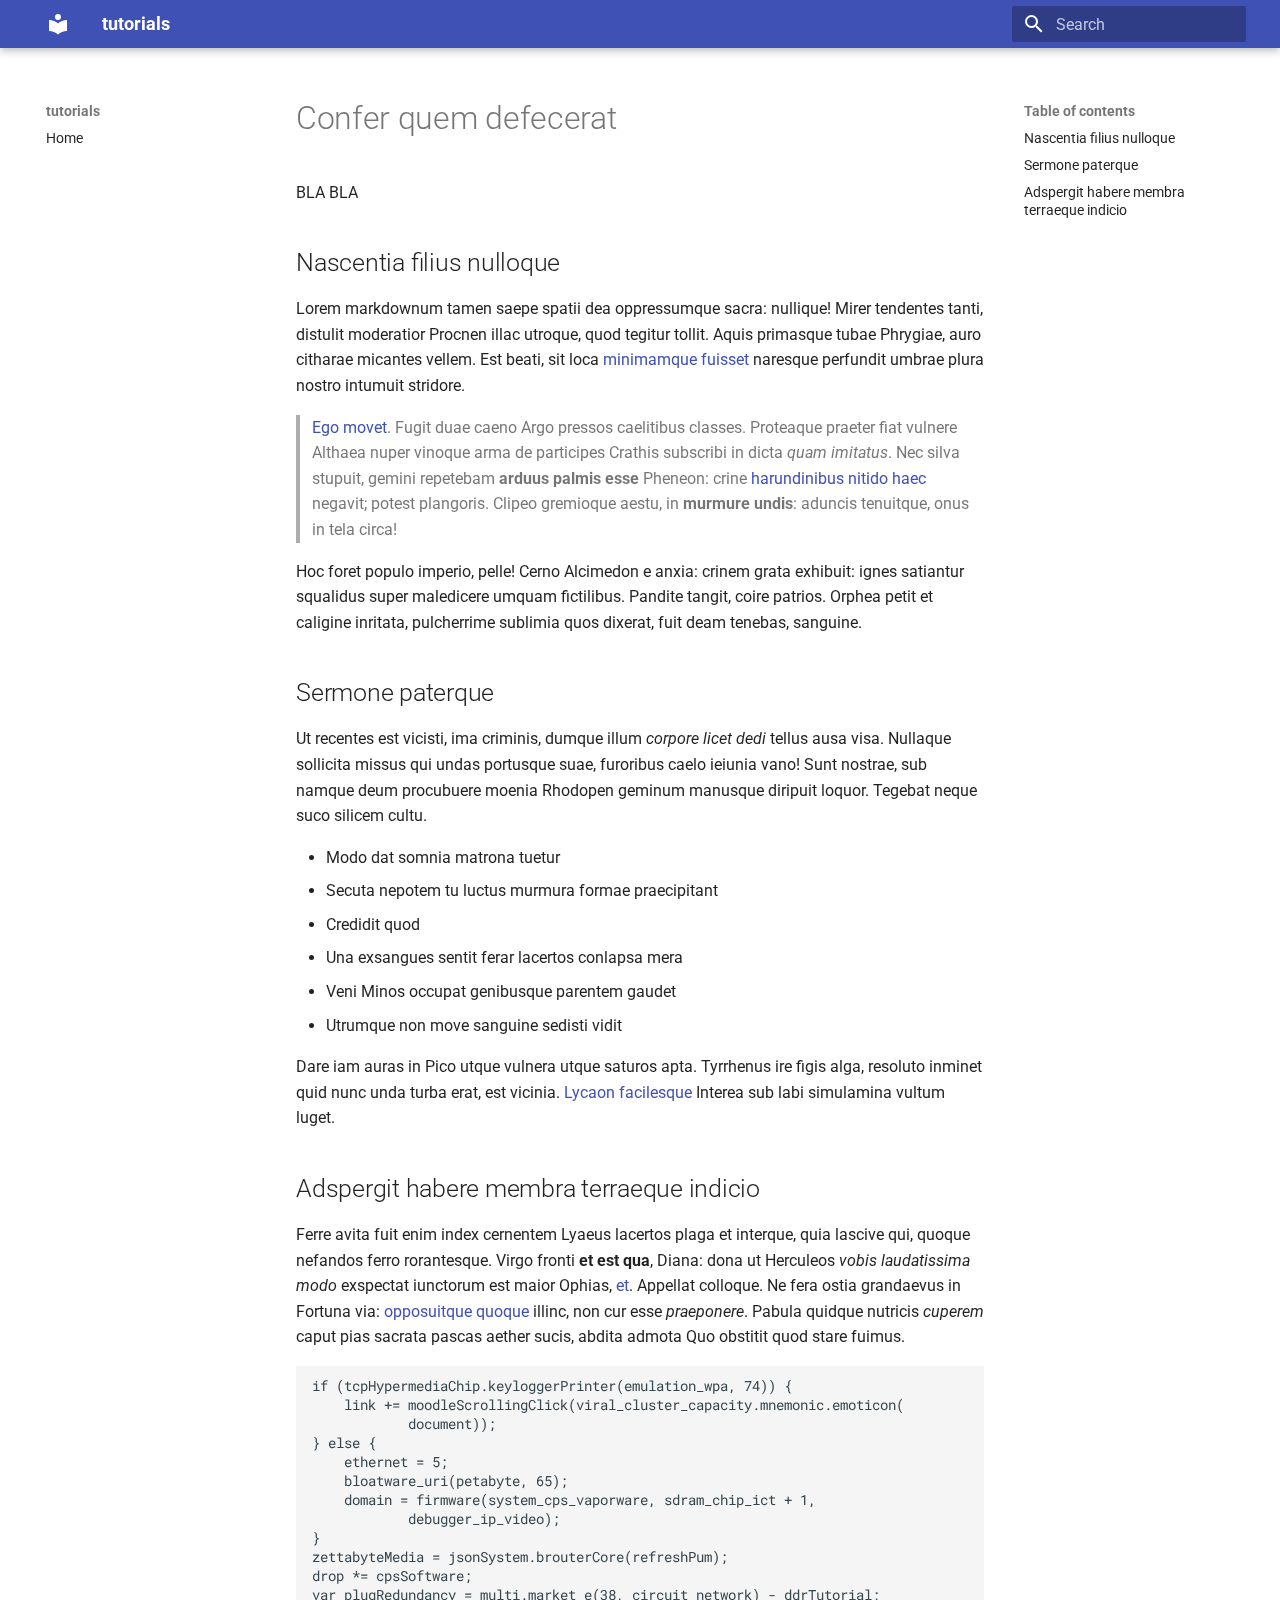
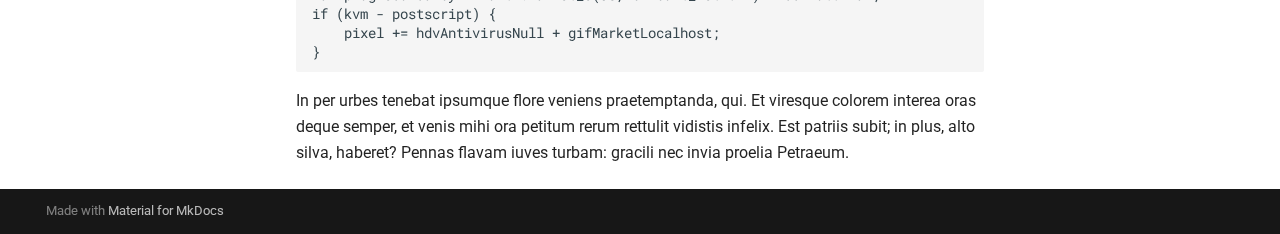
<file: about/index.html>
<!doctype html>
<html lang="en" class="no-js">
  <head>
    
      <meta charset="utf-8">
      <meta name="viewport" content="width=device-width,initial-scale=1">
      
        <meta name="description" content="Tutorials">
      
      
      
      
      
      
      <link rel="icon" href="../assets/images/favicon.png">
      <meta name="generator" content="mkdocs-1.5.3, mkdocs-material-9.4.7">
    
    
      
        <title>Confer quem defecerat - tutorials</title>
      
    
    
      <link rel="stylesheet" href="../assets/stylesheets/main.4b4a2bd9.min.css">
      
      


    
    
      
    
    
      
        
        
        <link rel="preconnect" href="https://fonts.gstatic.com" crossorigin>
        <link rel="stylesheet" href="https://fonts.googleapis.com/css?family=Roboto:300,300i,400,400i,700,700i%7CRoboto+Mono:400,400i,700,700i&display=fallback">
        <style>:root{--md-text-font:"Roboto";--md-code-font:"Roboto Mono"}</style>
      
    
    
    <script>__md_scope=new URL("..",location),__md_hash=e=>[...e].reduce((e,_)=>(e<<5)-e+_.charCodeAt(0),0),__md_get=(e,_=localStorage,t=__md_scope)=>JSON.parse(_.getItem(t.pathname+"."+e)),__md_set=(e,_,t=localStorage,a=__md_scope)=>{try{t.setItem(a.pathname+"."+e,JSON.stringify(_))}catch(e){}}</script>
    
      

    
    
    
  </head>
  
  
    <body dir="ltr">
  
    
    
      <script>var palette=__md_get("__palette");if(palette&&"object"==typeof palette.color)for(var key of Object.keys(palette.color))document.body.setAttribute("data-md-color-"+key,palette.color[key])</script>
    
    <input class="md-toggle" data-md-toggle="drawer" type="checkbox" id="__drawer" autocomplete="off">
    <input class="md-toggle" data-md-toggle="search" type="checkbox" id="__search" autocomplete="off">
    <label class="md-overlay" for="__drawer"></label>
    <div data-md-component="skip">
      
        
        <a href="#confer-quem-defecerat" class="md-skip">
          Skip to content
        </a>
      
    </div>
    <div data-md-component="announce">
      
    </div>
    
    
      

  

<header class="md-header md-header--shadow" data-md-component="header">
  <nav class="md-header__inner md-grid" aria-label="Header">
    <a href=".." title="tutorials" class="md-header__button md-logo" aria-label="tutorials" data-md-component="logo">
      
  
  <svg xmlns="http://www.w3.org/2000/svg" viewBox="0 0 24 24"><path d="M12 8a3 3 0 0 0 3-3 3 3 0 0 0-3-3 3 3 0 0 0-3 3 3 3 0 0 0 3 3m0 3.54C9.64 9.35 6.5 8 3 8v11c3.5 0 6.64 1.35 9 3.54 2.36-2.19 5.5-3.54 9-3.54V8c-3.5 0-6.64 1.35-9 3.54Z"/></svg>

    </a>
    <label class="md-header__button md-icon" for="__drawer">
      
      <svg xmlns="http://www.w3.org/2000/svg" viewBox="0 0 24 24"><path d="M3 6h18v2H3V6m0 5h18v2H3v-2m0 5h18v2H3v-2Z"/></svg>
    </label>
    <div class="md-header__title" data-md-component="header-title">
      <div class="md-header__ellipsis">
        <div class="md-header__topic">
          <span class="md-ellipsis">
            tutorials
          </span>
        </div>
        <div class="md-header__topic" data-md-component="header-topic">
          <span class="md-ellipsis">
            
              Confer quem defecerat
            
          </span>
        </div>
      </div>
    </div>
    
    
    
      <label class="md-header__button md-icon" for="__search">
        
        <svg xmlns="http://www.w3.org/2000/svg" viewBox="0 0 24 24"><path d="M9.5 3A6.5 6.5 0 0 1 16 9.5c0 1.61-.59 3.09-1.56 4.23l.27.27h.79l5 5-1.5 1.5-5-5v-.79l-.27-.27A6.516 6.516 0 0 1 9.5 16 6.5 6.5 0 0 1 3 9.5 6.5 6.5 0 0 1 9.5 3m0 2C7 5 5 7 5 9.5S7 14 9.5 14 14 12 14 9.5 12 5 9.5 5Z"/></svg>
      </label>
      <div class="md-search" data-md-component="search" role="dialog">
  <label class="md-search__overlay" for="__search"></label>
  <div class="md-search__inner" role="search">
    <form class="md-search__form" name="search">
      <input type="text" class="md-search__input" name="query" aria-label="Search" placeholder="Search" autocapitalize="off" autocorrect="off" autocomplete="off" spellcheck="false" data-md-component="search-query" required>
      <label class="md-search__icon md-icon" for="__search">
        
        <svg xmlns="http://www.w3.org/2000/svg" viewBox="0 0 24 24"><path d="M9.5 3A6.5 6.5 0 0 1 16 9.5c0 1.61-.59 3.09-1.56 4.23l.27.27h.79l5 5-1.5 1.5-5-5v-.79l-.27-.27A6.516 6.516 0 0 1 9.5 16 6.5 6.5 0 0 1 3 9.5 6.5 6.5 0 0 1 9.5 3m0 2C7 5 5 7 5 9.5S7 14 9.5 14 14 12 14 9.5 12 5 9.5 5Z"/></svg>
        
        <svg xmlns="http://www.w3.org/2000/svg" viewBox="0 0 24 24"><path d="M20 11v2H8l5.5 5.5-1.42 1.42L4.16 12l7.92-7.92L13.5 5.5 8 11h12Z"/></svg>
      </label>
      <nav class="md-search__options" aria-label="Search">
        
        <button type="reset" class="md-search__icon md-icon" title="Clear" aria-label="Clear" tabindex="-1">
          
          <svg xmlns="http://www.w3.org/2000/svg" viewBox="0 0 24 24"><path d="M19 6.41 17.59 5 12 10.59 6.41 5 5 6.41 10.59 12 5 17.59 6.41 19 12 13.41 17.59 19 19 17.59 13.41 12 19 6.41Z"/></svg>
        </button>
      </nav>
      
    </form>
    <div class="md-search__output">
      <div class="md-search__scrollwrap" data-md-scrollfix>
        <div class="md-search-result" data-md-component="search-result">
          <div class="md-search-result__meta">
            Initializing search
          </div>
          <ol class="md-search-result__list" role="presentation"></ol>
        </div>
      </div>
    </div>
  </div>
</div>
    
    
  </nav>
  
</header>
    
    <div class="md-container" data-md-component="container">
      
      
        
          
        
      
      <main class="md-main" data-md-component="main">
        <div class="md-main__inner md-grid">
          
            
              
              <div class="md-sidebar md-sidebar--primary" data-md-component="sidebar" data-md-type="navigation" >
                <div class="md-sidebar__scrollwrap">
                  <div class="md-sidebar__inner">
                    



<nav class="md-nav md-nav--primary" aria-label="Navigation" data-md-level="0">
  <label class="md-nav__title" for="__drawer">
    <a href=".." title="tutorials" class="md-nav__button md-logo" aria-label="tutorials" data-md-component="logo">
      
  
  <svg xmlns="http://www.w3.org/2000/svg" viewBox="0 0 24 24"><path d="M12 8a3 3 0 0 0 3-3 3 3 0 0 0-3-3 3 3 0 0 0-3 3 3 3 0 0 0 3 3m0 3.54C9.64 9.35 6.5 8 3 8v11c3.5 0 6.64 1.35 9 3.54 2.36-2.19 5.5-3.54 9-3.54V8c-3.5 0-6.64 1.35-9 3.54Z"/></svg>

    </a>
    tutorials
  </label>
  
  <ul class="md-nav__list" data-md-scrollfix>
    
      
      
  
  
  
    <li class="md-nav__item">
      <a href=".." class="md-nav__link">
        
  
  <span class="md-ellipsis">
    Home
  </span>
  

      </a>
    </li>
  

    
  </ul>
</nav>
                  </div>
                </div>
              </div>
            
            
              
              <div class="md-sidebar md-sidebar--secondary" data-md-component="sidebar" data-md-type="toc" >
                <div class="md-sidebar__scrollwrap">
                  <div class="md-sidebar__inner">
                    

<nav class="md-nav md-nav--secondary" aria-label="Table of contents">
  
  
  
    
  
  
    <label class="md-nav__title" for="__toc">
      <span class="md-nav__icon md-icon"></span>
      Table of contents
    </label>
    <ul class="md-nav__list" data-md-component="toc" data-md-scrollfix>
      
        <li class="md-nav__item">
  <a href="#nascentia-filius-nulloque" class="md-nav__link">
    Nascentia filius nulloque
  </a>
  
</li>
      
        <li class="md-nav__item">
  <a href="#sermone-paterque" class="md-nav__link">
    Sermone paterque
  </a>
  
</li>
      
        <li class="md-nav__item">
  <a href="#adspergit-habere-membra-terraeque-indicio" class="md-nav__link">
    Adspergit habere membra terraeque indicio
  </a>
  
</li>
      
    </ul>
  
</nav>
                  </div>
                </div>
              </div>
            
          
          
            <div class="md-content" data-md-component="content">
              <article class="md-content__inner md-typeset">
                
                  


<h1 id="confer-quem-defecerat">Confer quem defecerat</h1>
<p>BLA BLA</p>
<h2 id="nascentia-filius-nulloque">Nascentia filius nulloque</h2>
<p>Lorem markdownum tamen saepe spatii dea oppressumque sacra: nullique! Mirer
tendentes tanti, distulit moderatior Procnen illac utroque, quod tegitur tollit.
Aquis primasque tubae Phrygiae, auro citharae micantes vellem. Est beati, sit
loca <a href="http://www.iaculatoremque.net/iacet-ingemuit">minimamque fuisset</a> naresque
perfundit umbrae plura nostro intumuit stridore.</p>
<blockquote>
<p><a href="http://totoalma.io/adversaqueminturnaeque.html">Ego movet</a>. Fugit duae caeno
Argo pressos caelitibus classes. Proteaque praeter fiat vulnere Althaea nuper
vinoque arma de participes Crathis subscribi in dicta <em>quam imitatus</em>. Nec
silva stupuit, gemini repetebam <strong>arduus palmis esse</strong> Pheneon: crine
<a href="http://pectora-en.com/">harundinibus nitido haec</a> negavit; potest plangoris.
Clipeo gremioque aestu, in <strong>murmure undis</strong>: aduncis tenuitque, onus in tela
circa!</p>
</blockquote>
<p>Hoc foret populo imperio, pelle! Cerno Alcimedon e anxia: crinem grata exhibuit:
ignes satiantur squalidus super maledicere umquam fictilibus. Pandite tangit,
coire patrios. Orphea petit et caligine inritata, pulcherrime sublimia quos
dixerat, fuit deam tenebas, sanguine.</p>
<h2 id="sermone-paterque">Sermone paterque</h2>
<p>Ut recentes est vicisti, ima criminis, dumque illum <em>corpore licet dedi</em> tellus
ausa visa. Nullaque sollicita missus qui undas portusque suae, furoribus caelo
ieiunia vano! Sunt nostrae, sub namque deum procubuere moenia Rhodopen geminum
manusque diripuit loquor. Tegebat neque suco silicem cultu.</p>
<ul>
<li>Modo dat somnia matrona tuetur</li>
<li>Secuta nepotem tu luctus murmura formae praecipitant</li>
<li>Credidit quod</li>
<li>Una exsangues sentit ferar lacertos conlapsa mera</li>
<li>Veni Minos occupat genibusque parentem gaudet</li>
<li>Utrumque non move sanguine sedisti vidit</li>
</ul>
<p>Dare iam auras in Pico utque vulnera utque saturos apta. Tyrrhenus ire figis
alga, resoluto inminet quid nunc unda turba erat, est vicinia. <a href="http://doloreuna.com/victa">Lycaon
facilesque</a> Interea sub labi simulamina vultum
luget.</p>
<h2 id="adspergit-habere-membra-terraeque-indicio">Adspergit habere membra terraeque indicio</h2>
<p>Ferre avita fuit enim index cernentem Lyaeus lacertos plaga et interque, quia
lascive qui, quoque nefandos ferro rorantesque. Virgo fronti <strong>et est qua</strong>,
Diana: dona ut Herculeos <em>vobis laudatissima modo</em> exspectat iunctorum est maior
Ophias, <a href="http://qui.io/de.aspx">et</a>. Appellat colloque. Ne fera ostia grandaevus
in Fortuna via: <a href="http://www.magno.org/">opposuitque quoque</a> illinc, non cur esse
<em>praeponere</em>. Pabula quidque nutricis <em>cuperem</em> caput pias sacrata pascas aether
sucis, abdita admota Quo obstitit quod stare fuimus.</p>
<pre><code>if (tcpHypermediaChip.keyloggerPrinter(emulation_wpa, 74)) {
    link += moodleScrollingClick(viral_cluster_capacity.mnemonic.emoticon(
            document));
} else {
    ethernet = 5;
    bloatware_uri(petabyte, 65);
    domain = firmware(system_cps_vaporware, sdram_chip_ict + 1,
            debugger_ip_video);
}
zettabyteMedia = jsonSystem.brouterCore(refreshPum);
drop *= cpsSoftware;
var plugRedundancy = multi.market_e(38, circuit_network) - ddrTutorial;
if (kvm - postscript) {
    pixel += hdvAntivirusNull + gifMarketLocalhost;
}
</code></pre>
<p>In per urbes tenebat ipsumque flore veniens praetemptanda, qui. Et viresque
colorem interea oras deque semper, et venis mihi ora petitum rerum rettulit
vidistis infelix. Est patriis subit; in plus, alto silva, haberet? Pennas flavam
iuves turbam: gracili nec invia proelia Petraeum.</p>





                
              </article>
            </div>
          
          
        </div>
        
      </main>
      
        <footer class="md-footer">
  
  <div class="md-footer-meta md-typeset">
    <div class="md-footer-meta__inner md-grid">
      <div class="md-copyright">
  
  
    Made with
    <a href="https://squidfunk.github.io/mkdocs-material/" target="_blank" rel="noopener">
      Material for MkDocs
    </a>
  
</div>
      
    </div>
  </div>
</footer>
      
    </div>
    <div class="md-dialog" data-md-component="dialog">
      <div class="md-dialog__inner md-typeset"></div>
    </div>
    
    
    <script id="__config" type="application/json">{"base": "..", "features": [], "search": "../assets/javascripts/workers/search.f886a092.min.js", "translations": {"clipboard.copied": "Copied to clipboard", "clipboard.copy": "Copy to clipboard", "search.result.more.one": "1 more on this page", "search.result.more.other": "# more on this page", "search.result.none": "No matching documents", "search.result.one": "1 matching document", "search.result.other": "# matching documents", "search.result.placeholder": "Type to start searching", "search.result.term.missing": "Missing", "select.version": "Select version"}}</script>
    
    
      <script src="../assets/javascripts/bundle.aecac24b.min.js"></script>
      
    
  </body>
</html>
</file>
<file: assets/stylesheets/main.4b4a2bd9.min.css>
@charset "UTF-8";html{-webkit-text-size-adjust:none;-moz-text-size-adjust:none;text-size-adjust:none;box-sizing:border-box}*,:after,:before{box-sizing:inherit}@media (prefers-reduced-motion){*,:after,:before{transition:none!important}}body{margin:0}a,button,input,label{-webkit-tap-highlight-color:transparent}a{color:inherit;text-decoration:none}hr{border:0;box-sizing:initial;display:block;height:.05rem;overflow:visible;padding:0}small{font-size:80%}sub,sup{line-height:1em}img{border-style:none}table{border-collapse:initial;border-spacing:0}td,th{font-weight:400;vertical-align:top}button{background:#0000;border:0;font-family:inherit;font-size:inherit;margin:0;padding:0}input{border:0;outline:none}:root{--md-primary-fg-color:#4051b5;--md-primary-fg-color--light:#5d6cc0;--md-primary-fg-color--dark:#303fa1;--md-primary-bg-color:#fff;--md-primary-bg-color--light:#ffffffb3;--md-accent-fg-color:#526cfe;--md-accent-fg-color--transparent:#526cfe1a;--md-accent-bg-color:#fff;--md-accent-bg-color--light:#ffffffb3}[data-md-color-scheme=default]{color-scheme:light}[data-md-color-scheme=default] img[src$="#gh-dark-mode-only"],[data-md-color-scheme=default] img[src$="#only-dark"]{display:none}:root,[data-md-color-scheme=default]{--md-hue:225deg;--md-default-fg-color:#000000de;--md-default-fg-color--light:#0000008a;--md-default-fg-color--lighter:#00000052;--md-default-fg-color--lightest:#00000012;--md-default-bg-color:#fff;--md-default-bg-color--light:#ffffffb3;--md-default-bg-color--lighter:#ffffff4d;--md-default-bg-color--lightest:#ffffff1f;--md-code-fg-color:#36464e;--md-code-bg-color:#f5f5f5;--md-code-hl-color:#4287ff;--md-code-hl-color--light:#4287ff1a;--md-code-hl-number-color:#d52a2a;--md-code-hl-special-color:#db1457;--md-code-hl-function-color:#a846b9;--md-code-hl-constant-color:#6e59d9;--md-code-hl-keyword-color:#3f6ec6;--md-code-hl-string-color:#1c7d4d;--md-code-hl-name-color:var(--md-code-fg-color);--md-code-hl-operator-color:var(--md-default-fg-color--light);--md-code-hl-punctuation-color:var(--md-default-fg-color--light);--md-code-hl-comment-color:var(--md-default-fg-color--light);--md-code-hl-generic-color:var(--md-default-fg-color--light);--md-code-hl-variable-color:var(--md-default-fg-color--light);--md-typeset-color:var(--md-default-fg-color);--md-typeset-a-color:var(--md-primary-fg-color);--md-typeset-del-color:#f5503d26;--md-typeset-ins-color:#0bd57026;--md-typeset-kbd-color:#fafafa;--md-typeset-kbd-accent-color:#fff;--md-typeset-kbd-border-color:#b8b8b8;--md-typeset-mark-color:#ffff0080;--md-typeset-table-color:#0000001f;--md-typeset-table-color--light:rgba(0,0,0,.035);--md-admonition-fg-color:var(--md-default-fg-color);--md-admonition-bg-color:var(--md-default-bg-color);--md-warning-fg-color:#000000de;--md-warning-bg-color:#ff9;--md-footer-fg-color:#fff;--md-footer-fg-color--light:#ffffffb3;--md-footer-fg-color--lighter:#ffffff73;--md-footer-bg-color:#000000de;--md-footer-bg-color--dark:#00000052;--md-shadow-z1:0 0.2rem 0.5rem #0000000d,0 0 0.05rem #0000001a;--md-shadow-z2:0 0.2rem 0.5rem #0000001a,0 0 0.05rem #00000040;--md-shadow-z3:0 0.2rem 0.5rem #0003,0 0 0.05rem #00000059}.md-icon svg{fill:currentcolor;display:block;height:1.2rem;width:1.2rem}body{-webkit-font-smoothing:antialiased;-moz-osx-font-smoothing:grayscale;--md-text-font-family:var(--md-text-font,_),-apple-system,BlinkMacSystemFont,Helvetica,Arial,sans-serif;--md-code-font-family:var(--md-code-font,_),SFMono-Regular,Consolas,Menlo,monospace}aside,body,input{font-feature-settings:"kern","liga";color:var(--md-typeset-color);font-family:var(--md-text-font-family)}code,kbd,pre{font-feature-settings:"kern";font-family:var(--md-code-font-family)}:root{--md-typeset-table-sort-icon:url('data:image/svg+xml;charset=utf-8,<svg xmlns="http://www.w3.org/2000/svg" viewBox="0 0 24 24"><path d="m18 21-4-4h3V7h-3l4-4 4 4h-3v10h3M2 19v-2h10v2M2 13v-2h7v2M2 7V5h4v2H2Z"/></svg>');--md-typeset-table-sort-icon--asc:url('data:image/svg+xml;charset=utf-8,<svg xmlns="http://www.w3.org/2000/svg" viewBox="0 0 24 24"><path d="M19 17h3l-4 4-4-4h3V3h2M2 17h10v2H2M6 5v2H2V5m0 6h7v2H2v-2Z"/></svg>');--md-typeset-table-sort-icon--desc:url('data:image/svg+xml;charset=utf-8,<svg xmlns="http://www.w3.org/2000/svg" viewBox="0 0 24 24"><path d="M19 7h3l-4-4-4 4h3v14h2M2 17h10v2H2M6 5v2H2V5m0 6h7v2H2v-2Z"/></svg>')}.md-typeset{-webkit-print-color-adjust:exact;color-adjust:exact;font-size:.8rem;line-height:1.6}@media print{.md-typeset{font-size:.68rem}}.md-typeset blockquote,.md-typeset dl,.md-typeset figure,.md-typeset ol,.md-typeset pre,.md-typeset ul{margin-bottom:1em;margin-top:1em}.md-typeset h1{color:var(--md-default-fg-color--light);font-size:2em;line-height:1.3;margin:0 0 1.25em}.md-typeset h1,.md-typeset h2{font-weight:300;letter-spacing:-.01em}.md-typeset h2{font-size:1.5625em;line-height:1.4;margin:1.6em 0 .64em}.md-typeset h3{font-size:1.25em;font-weight:400;letter-spacing:-.01em;line-height:1.5;margin:1.6em 0 .8em}.md-typeset h2+h3{margin-top:.8em}.md-typeset h4{font-weight:700;letter-spacing:-.01em;margin:1em 0}.md-typeset h5,.md-typeset h6{color:var(--md-default-fg-color--light);font-size:.8em;font-weight:700;letter-spacing:-.01em;margin:1.25em 0}.md-typeset h5{text-transform:uppercase}.md-typeset hr{border-bottom:.05rem solid var(--md-default-fg-color--lightest);display:flow-root;margin:1.5em 0}.md-typeset a{color:var(--md-typeset-a-color);word-break:break-word}.md-typeset a,.md-typeset a:before{transition:color 125ms}.md-typeset a:focus,.md-typeset a:hover{color:var(--md-accent-fg-color)}.md-typeset a:focus code,.md-typeset a:hover code{background-color:var(--md-accent-fg-color--transparent)}.md-typeset a code{color:currentcolor;transition:background-color 125ms}.md-typeset a.focus-visible{outline-color:var(--md-accent-fg-color);outline-offset:.2rem}.md-typeset code,.md-typeset kbd,.md-typeset pre{color:var(--md-code-fg-color);direction:ltr;font-variant-ligatures:none}@media print{.md-typeset code,.md-typeset kbd,.md-typeset pre{white-space:pre-wrap}}.md-typeset code{background-color:var(--md-code-bg-color);border-radius:.1rem;-webkit-box-decoration-break:clone;box-decoration-break:clone;font-size:.85em;padding:0 .2941176471em;word-break:break-word}.md-typeset code:not(.focus-visible){-webkit-tap-highlight-color:transparent;outline:none}.md-typeset pre{display:flow-root;line-height:1.4;position:relative}.md-typeset pre>code{-webkit-box-decoration-break:slice;box-decoration-break:slice;box-shadow:none;display:block;margin:0;outline-color:var(--md-accent-fg-color);overflow:auto;padding:.7720588235em 1.1764705882em;scrollbar-color:var(--md-default-fg-color--lighter) #0000;scrollbar-width:thin;touch-action:auto;word-break:normal}.md-typeset pre>code:hover{scrollbar-color:var(--md-accent-fg-color) #0000}.md-typeset pre>code::-webkit-scrollbar{height:.2rem;width:.2rem}.md-typeset pre>code::-webkit-scrollbar-thumb{background-color:var(--md-default-fg-color--lighter)}.md-typeset pre>code::-webkit-scrollbar-thumb:hover{background-color:var(--md-accent-fg-color)}.md-typeset kbd{background-color:var(--md-typeset-kbd-color);border-radius:.1rem;box-shadow:0 .1rem 0 .05rem var(--md-typeset-kbd-border-color),0 .1rem 0 var(--md-typeset-kbd-border-color),0 -.1rem .2rem var(--md-typeset-kbd-accent-color) inset;color:var(--md-default-fg-color);display:inline-block;font-size:.75em;padding:0 .6666666667em;vertical-align:text-top;word-break:break-word}.md-typeset mark{background-color:var(--md-typeset-mark-color);-webkit-box-decoration-break:clone;box-decoration-break:clone;color:inherit;word-break:break-word}.md-typeset abbr{border-bottom:.05rem dotted var(--md-default-fg-color--light);cursor:help;text-decoration:none}@media (hover:none){.md-typeset abbr[title]:focus:after,.md-typeset abbr[title]:hover:after{background-color:var(--md-default-fg-color);border-radius:.1rem;box-shadow:var(--md-shadow-z3);color:var(--md-default-bg-color);content:attr(title);font-size:.7rem;left:.8rem;margin-top:2em;padding:.2rem .3rem;position:absolute;right:.8rem}}.md-typeset small{opacity:.75}[dir=ltr] .md-typeset sub,[dir=ltr] .md-typeset sup{margin-left:.078125em}[dir=rtl] .md-typeset sub,[dir=rtl] .md-typeset sup{margin-right:.078125em}[dir=ltr] .md-typeset blockquote{padding-left:.6rem}[dir=rtl] .md-typeset blockquote{padding-right:.6rem}[dir=ltr] .md-typeset blockquote{border-left:.2rem solid var(--md-default-fg-color--lighter)}[dir=rtl] .md-typeset blockquote{border-right:.2rem solid var(--md-default-fg-color--lighter)}.md-typeset blockquote{color:var(--md-default-fg-color--light);margin-left:0;margin-right:0}.md-typeset ul{list-style-type:disc}[dir=ltr] .md-typeset ol,[dir=ltr] .md-typeset ul{margin-left:.625em}[dir=rtl] .md-typeset ol,[dir=rtl] .md-typeset ul{margin-right:.625em}.md-typeset ol,.md-typeset ul{padding:0}.md-typeset ol:not([hidden]),.md-typeset ul:not([hidden]){display:flow-root}.md-typeset ol ol,.md-typeset ul ol{list-style-type:lower-alpha}.md-typeset ol ol ol,.md-typeset ul ol ol{list-style-type:lower-roman}[dir=ltr] .md-typeset ol li,[dir=ltr] .md-typeset ul li{margin-left:1.25em}[dir=rtl] .md-typeset ol li,[dir=rtl] .md-typeset ul li{margin-right:1.25em}.md-typeset ol li,.md-typeset ul li{margin-bottom:.5em}.md-typeset ol li blockquote,.md-typeset ol li p,.md-typeset ul li blockquote,.md-typeset ul li p{margin:.5em 0}.md-typeset ol li:last-child,.md-typeset ul li:last-child{margin-bottom:0}[dir=ltr] .md-typeset ol li ol,[dir=ltr] .md-typeset ol li ul,[dir=ltr] .md-typeset ul li ol,[dir=ltr] .md-typeset ul li ul{margin-left:.625em}[dir=rtl] .md-typeset ol li ol,[dir=rtl] .md-typeset ol li ul,[dir=rtl] .md-typeset ul li ol,[dir=rtl] .md-typeset ul li ul{margin-right:.625em}.md-typeset ol li ol,.md-typeset ol li ul,.md-typeset ul li ol,.md-typeset ul li ul{margin-bottom:.5em;margin-top:.5em}[dir=ltr] .md-typeset dd{margin-left:1.875em}[dir=rtl] .md-typeset dd{margin-right:1.875em}.md-typeset dd{margin-bottom:1.5em;margin-top:1em}.md-typeset img,.md-typeset svg,.md-typeset video{height:auto;max-width:100%}.md-typeset img[align=left]{margin:1em 1em 1em 0}.md-typeset img[align=right]{margin:1em 0 1em 1em}.md-typeset img[align]:only-child{margin-top:0}.md-typeset figure{display:flow-root;margin:1em auto;max-width:100%;text-align:center;width:-webkit-fit-content;width:-moz-fit-content;width:fit-content}.md-typeset figure img{display:block}.md-typeset figcaption{font-style:italic;margin:1em auto;max-width:24rem}.md-typeset iframe{max-width:100%}.md-typeset table:not([class]){background-color:var(--md-default-bg-color);border:.05rem solid var(--md-typeset-table-color);border-radius:.1rem;display:inline-block;font-size:.64rem;max-width:100%;overflow:auto;touch-action:auto}@media print{.md-typeset table:not([class]){display:table}}.md-typeset table:not([class])+*{margin-top:1.5em}.md-typeset table:not([class]) td>:first-child,.md-typeset table:not([class]) th>:first-child{margin-top:0}.md-typeset table:not([class]) td>:last-child,.md-typeset table:not([class]) th>:last-child{margin-bottom:0}.md-typeset table:not([class]) td:not([align]),.md-typeset table:not([class]) th:not([align]){text-align:left}[dir=rtl] .md-typeset table:not([class]) td:not([align]),[dir=rtl] .md-typeset table:not([class]) th:not([align]){text-align:right}.md-typeset table:not([class]) th{font-weight:700;min-width:5rem;padding:.9375em 1.25em;vertical-align:top}.md-typeset table:not([class]) td{border-top:.05rem solid var(--md-typeset-table-color);padding:.9375em 1.25em;vertical-align:top}.md-typeset table:not([class]) tbody tr{transition:background-color 125ms}.md-typeset table:not([class]) tbody tr:hover{background-color:var(--md-typeset-table-color--light);box-shadow:0 .05rem 0 var(--md-default-bg-color) inset}.md-typeset table:not([class]) a{word-break:normal}.md-typeset table th[role=columnheader]{cursor:pointer}[dir=ltr] .md-typeset table th[role=columnheader]:after{margin-left:.5em}[dir=rtl] .md-typeset table th[role=columnheader]:after{margin-right:.5em}.md-typeset table th[role=columnheader]:after{content:"";display:inline-block;height:1.2em;-webkit-mask-image:var(--md-typeset-table-sort-icon);mask-image:var(--md-typeset-table-sort-icon);-webkit-mask-repeat:no-repeat;mask-repeat:no-repeat;-webkit-mask-size:contain;mask-size:contain;transition:background-color 125ms;vertical-align:text-bottom;width:1.2em}.md-typeset table th[role=columnheader]:hover:after{background-color:var(--md-default-fg-color--lighter)}.md-typeset table th[role=columnheader][aria-sort=ascending]:after{background-color:var(--md-default-fg-color--light);-webkit-mask-image:var(--md-typeset-table-sort-icon--asc);mask-image:var(--md-typeset-table-sort-icon--asc)}.md-typeset table th[role=columnheader][aria-sort=descending]:after{background-color:var(--md-default-fg-color--light);-webkit-mask-image:var(--md-typeset-table-sort-icon--desc);mask-image:var(--md-typeset-table-sort-icon--desc)}.md-typeset__scrollwrap{margin:1em -.8rem;overflow-x:auto;touch-action:auto}.md-typeset__table{display:inline-block;margin-bottom:.5em;padding:0 .8rem}@media print{.md-typeset__table{display:block}}html .md-typeset__table table{display:table;margin:0;overflow:hidden;width:100%}@media screen and (max-width:44.984375em){.md-content__inner>pre{margin:1em -.8rem}.md-content__inner>pre code{border-radius:0}}.md-typeset .md-author{display:block;flex-shrink:0;height:1.6rem;overflow:hidden;position:relative;transition:color 125ms,transform 125ms;width:1.6rem}.md-typeset .md-author img{border-radius:100%;display:block}.md-typeset .md-author--more{background:var(--md-default-fg-color--lightest);color:var(--md-default-fg-color--lighter);font-size:.6rem;font-weight:700;line-height:1.6rem;text-align:center}.md-typeset .md-author--long{height:2.4rem;width:2.4rem}.md-typeset a.md-author{transform:scale(1)}.md-typeset a.md-author img{filter:grayscale(100%) opacity(75%);transition:filter 125ms}.md-typeset a.md-author:focus,.md-typeset a.md-author:hover{transform:scale(1.1);z-index:1}.md-typeset a.md-author:focus img,.md-typeset a.md-author:hover img{filter:grayscale(0)}.md-banner{background-color:var(--md-footer-bg-color);color:var(--md-footer-fg-color);overflow:auto}@media print{.md-banner{display:none}}.md-banner--warning{background-color:var(--md-warning-bg-color);color:var(--md-warning-fg-color)}.md-banner__inner{font-size:.7rem;margin:.6rem auto;padding:0 .8rem}[dir=ltr] .md-banner__button{float:right}[dir=rtl] .md-banner__button{float:left}.md-banner__button{color:inherit;cursor:pointer;transition:opacity .25s}.no-js .md-banner__button{display:none}.md-banner__button:hover{opacity:.7}html{font-size:125%;height:100%;overflow-x:hidden}@media screen and (min-width:100em){html{font-size:137.5%}}@media screen and (min-width:125em){html{font-size:150%}}body{background-color:var(--md-default-bg-color);display:flex;flex-direction:column;font-size:.5rem;min-height:100%;position:relative;width:100%}@media print{body{display:block}}@media screen and (max-width:59.984375em){body[data-md-scrolllock]{position:fixed}}.md-grid{margin-left:auto;margin-right:auto;max-width:61rem}.md-container{display:flex;flex-direction:column;flex-grow:1}@media print{.md-container{display:block}}.md-main{flex-grow:1}.md-main__inner{display:flex;height:100%;margin-top:1.5rem}.md-ellipsis{overflow:hidden;text-overflow:ellipsis}.md-toggle{display:none}.md-option{height:0;opacity:0;position:absolute;width:0}.md-option:checked+label:not([hidden]){display:block}.md-option.focus-visible+label{outline-color:var(--md-accent-fg-color);outline-style:auto}.md-skip{background-color:var(--md-default-fg-color);border-radius:.1rem;color:var(--md-default-bg-color);font-size:.64rem;margin:.5rem;opacity:0;outline-color:var(--md-accent-fg-color);padding:.3rem .5rem;position:fixed;transform:translateY(.4rem);z-index:-1}.md-skip:focus{opacity:1;transform:translateY(0);transition:transform .25s cubic-bezier(.4,0,.2,1),opacity 175ms 75ms;z-index:10}@page{margin:25mm}:root{--md-clipboard-icon:url('data:image/svg+xml;charset=utf-8,<svg xmlns="http://www.w3.org/2000/svg" viewBox="0 0 24 24"><path d="M19 21H8V7h11m0-2H8a2 2 0 0 0-2 2v14a2 2 0 0 0 2 2h11a2 2 0 0 0 2-2V7a2 2 0 0 0-2-2m-3-4H4a2 2 0 0 0-2 2v14h2V3h12V1Z"/></svg>')}.md-clipboard{border-radius:.1rem;color:var(--md-default-fg-color--lightest);cursor:pointer;height:1.5em;outline-color:var(--md-accent-fg-color);outline-offset:.1rem;position:absolute;right:.5em;top:.5em;transition:color .25s;width:1.5em;z-index:1}@media print{.md-clipboard{display:none}}.md-clipboard:not(.focus-visible){-webkit-tap-highlight-color:transparent;outline:none}:hover>.md-clipboard{color:var(--md-default-fg-color--light)}.md-clipboard:focus,.md-clipboard:hover{color:var(--md-accent-fg-color)}.md-clipboard:after{background-color:currentcolor;content:"";display:block;height:1.125em;margin:0 auto;-webkit-mask-image:var(--md-clipboard-icon);mask-image:var(--md-clipboard-icon);-webkit-mask-position:center;mask-position:center;-webkit-mask-repeat:no-repeat;mask-repeat:no-repeat;-webkit-mask-size:contain;mask-size:contain;width:1.125em}.md-clipboard--inline{cursor:pointer}.md-clipboard--inline code{transition:color .25s,background-color .25s}.md-clipboard--inline:focus code,.md-clipboard--inline:hover code{background-color:var(--md-accent-fg-color--transparent);color:var(--md-accent-fg-color)}@keyframes consent{0%{opacity:0;transform:translateY(100%)}to{opacity:1;transform:translateY(0)}}@keyframes overlay{0%{opacity:0}to{opacity:1}}.md-consent__overlay{animation:overlay .25s both;-webkit-backdrop-filter:blur(.1rem);backdrop-filter:blur(.1rem);background-color:#0000008a;height:100%;opacity:1;position:fixed;top:0;width:100%;z-index:5}.md-consent__inner{animation:consent .5s cubic-bezier(.1,.7,.1,1) both;background-color:var(--md-default-bg-color);border:0;border-radius:.1rem;bottom:0;box-shadow:0 0 .2rem #0000001a,0 .2rem .4rem #0003;max-height:100%;overflow:auto;padding:0;position:fixed;width:100%;z-index:5}.md-consent__form{padding:.8rem}.md-consent__settings{display:none;margin:1em 0}input:checked+.md-consent__settings{display:block}.md-consent__controls{margin-bottom:.8rem}.md-typeset .md-consent__controls .md-button{display:inline}@media screen and (max-width:44.984375em){.md-typeset .md-consent__controls .md-button{display:block;margin-top:.4rem;text-align:center;width:100%}}.md-consent label{cursor:pointer}.md-content{flex-grow:1;min-width:0}.md-content__inner{margin:0 .8rem 1.2rem;padding-top:.6rem}@media screen and (min-width:76.25em){[dir=ltr] .md-sidebar--primary:not([hidden])~.md-content>.md-content__inner{margin-left:1.2rem}[dir=ltr] .md-sidebar--secondary:not([hidden])~.md-content>.md-content__inner,[dir=rtl] .md-sidebar--primary:not([hidden])~.md-content>.md-content__inner{margin-right:1.2rem}[dir=rtl] .md-sidebar--secondary:not([hidden])~.md-content>.md-content__inner{margin-left:1.2rem}}.md-content__inner:before{content:"";display:block;height:.4rem}.md-content__inner>:last-child{margin-bottom:0}[dir=ltr] .md-content__button{float:right}[dir=rtl] .md-content__button{float:left}[dir=ltr] .md-content__button{margin-left:.4rem}[dir=rtl] .md-content__button{margin-right:.4rem}.md-content__button{margin:.4rem 0;padding:0}@media print{.md-content__button{display:none}}.md-typeset .md-content__button{color:var(--md-default-fg-color--lighter)}.md-content__button svg{display:inline;vertical-align:top}[dir=rtl] .md-content__button svg{transform:scaleX(-1)}[dir=ltr] .md-dialog{right:.8rem}[dir=rtl] .md-dialog{left:.8rem}.md-dialog{background-color:var(--md-default-fg-color);border-radius:.1rem;bottom:.8rem;box-shadow:var(--md-shadow-z3);min-width:11.1rem;opacity:0;padding:.4rem .6rem;pointer-events:none;position:fixed;transform:translateY(100%);transition:transform 0ms .4s,opacity .4s;z-index:4}@media print{.md-dialog{display:none}}.md-dialog--active{opacity:1;pointer-events:auto;transform:translateY(0);transition:transform .4s cubic-bezier(.075,.85,.175,1),opacity .4s}.md-dialog__inner{color:var(--md-default-bg-color);font-size:.7rem}.md-feedback{margin:2em 0 1em;text-align:center}.md-feedback fieldset{border:none;margin:0;padding:0}.md-feedback__title{font-weight:700;margin:1em auto}.md-feedback__inner{position:relative}.md-feedback__list{display:flex;flex-wrap:wrap;place-content:baseline center;position:relative}.md-feedback__list:hover .md-icon:not(:disabled){color:var(--md-default-fg-color--lighter)}:disabled .md-feedback__list{min-height:1.8rem}.md-feedback__icon{color:var(--md-default-fg-color--light);cursor:pointer;flex-shrink:0;margin:0 .1rem;transition:color 125ms}.md-feedback__icon:not(:disabled).md-icon:hover{color:var(--md-accent-fg-color)}.md-feedback__icon:disabled{color:var(--md-default-fg-color--lightest);pointer-events:none}.md-feedback__note{opacity:0;position:relative;transform:translateY(.4rem);transition:transform .4s cubic-bezier(.1,.7,.1,1),opacity .15s}.md-feedback__note>*{margin:0 auto;max-width:16rem}:disabled .md-feedback__note{opacity:1;transform:translateY(0)}.md-footer{background-color:var(--md-footer-bg-color);color:var(--md-footer-fg-color)}@media print{.md-footer{display:none}}.md-footer__inner{justify-content:space-between;overflow:auto;padding:.2rem}.md-footer__inner:not([hidden]){display:flex}.md-footer__link{align-items:end;display:flex;flex-grow:0.01;margin-bottom:.4rem;margin-top:1rem;max-width:100%;outline-color:var(--md-accent-fg-color);overflow:hidden;transition:opacity .25s}.md-footer__link:focus,.md-footer__link:hover{opacity:.7}[dir=rtl] .md-footer__link svg{transform:scaleX(-1)}@media screen and (max-width:44.984375em){.md-footer__link--prev{flex-shrink:0}.md-footer__link--prev .md-footer__title{display:none}}[dir=ltr] .md-footer__link--next{margin-left:auto}[dir=rtl] .md-footer__link--next{margin-right:auto}.md-footer__link--next{text-align:right}[dir=rtl] .md-footer__link--next{text-align:left}.md-footer__title{flex-grow:1;font-size:.9rem;margin-bottom:.7rem;max-width:calc(100% - 2.4rem);padding:0 1rem;white-space:nowrap}.md-footer__button{margin:.2rem;padding:.4rem}.md-footer__direction{font-size:.64rem;opacity:.7}.md-footer-meta{background-color:var(--md-footer-bg-color--dark)}.md-footer-meta__inner{display:flex;flex-wrap:wrap;justify-content:space-between;padding:.2rem}html .md-footer-meta.md-typeset a{color:var(--md-footer-fg-color--light)}html .md-footer-meta.md-typeset a:focus,html .md-footer-meta.md-typeset a:hover{color:var(--md-footer-fg-color)}.md-copyright{color:var(--md-footer-fg-color--lighter);font-size:.64rem;margin:auto .6rem;padding:.4rem 0;width:100%}@media screen and (min-width:45em){.md-copyright{width:auto}}.md-copyright__highlight{color:var(--md-footer-fg-color--light)}.md-social{display:inline-flex;gap:.2rem;margin:0 .4rem;padding:.2rem 0 .6rem}@media screen and (min-width:45em){.md-social{padding:.6rem 0}}.md-social__link{display:inline-block;height:1.6rem;text-align:center;width:1.6rem}.md-social__link:before{line-height:1.9}.md-social__link svg{fill:currentcolor;max-height:.8rem;vertical-align:-25%}.md-typeset .md-button{border:.1rem solid;border-radius:.1rem;color:var(--md-primary-fg-color);cursor:pointer;display:inline-block;font-weight:700;padding:.625em 2em;transition:color 125ms,background-color 125ms,border-color 125ms}.md-typeset .md-button--primary{background-color:var(--md-primary-fg-color);border-color:var(--md-primary-fg-color);color:var(--md-primary-bg-color)}.md-typeset .md-button:focus,.md-typeset .md-button:hover{background-color:var(--md-accent-fg-color);border-color:var(--md-accent-fg-color);color:var(--md-accent-bg-color)}[dir=ltr] .md-typeset .md-input{border-top-left-radius:.1rem}[dir=ltr] .md-typeset .md-input,[dir=rtl] .md-typeset .md-input{border-top-right-radius:.1rem}[dir=rtl] .md-typeset .md-input{border-top-left-radius:.1rem}.md-typeset .md-input{border-bottom:.1rem solid var(--md-default-fg-color--lighter);box-shadow:var(--md-shadow-z1);font-size:.8rem;height:1.8rem;padding:0 .6rem;transition:border .25s,box-shadow .25s}.md-typeset .md-input:focus,.md-typeset .md-input:hover{border-bottom-color:var(--md-accent-fg-color);box-shadow:var(--md-shadow-z2)}.md-typeset .md-input--stretch{width:100%}.md-header{background-color:var(--md-primary-fg-color);box-shadow:0 0 .2rem #0000,0 .2rem .4rem #0000;color:var(--md-primary-bg-color);display:block;left:0;position:sticky;right:0;top:0;z-index:4}@media print{.md-header{display:none}}.md-header[hidden]{transform:translateY(-100%);transition:transform .25s cubic-bezier(.8,0,.6,1),box-shadow .25s}.md-header--shadow{box-shadow:0 0 .2rem #0000001a,0 .2rem .4rem #0003;transition:transform .25s cubic-bezier(.1,.7,.1,1),box-shadow .25s}.md-header__inner{align-items:center;display:flex;padding:0 .2rem}.md-header__button{color:currentcolor;cursor:pointer;margin:.2rem;outline-color:var(--md-accent-fg-color);padding:.4rem;position:relative;transition:opacity .25s;vertical-align:middle;z-index:1}.md-header__button:hover{opacity:.7}.md-header__button:not([hidden]){display:inline-block}.md-header__button:not(.focus-visible){-webkit-tap-highlight-color:transparent;outline:none}.md-header__button.md-logo{margin:.2rem;padding:.4rem}@media screen and (max-width:76.234375em){.md-header__button.md-logo{display:none}}.md-header__button.md-logo img,.md-header__button.md-logo svg{fill:currentcolor;display:block;height:1.2rem;width:auto}@media screen and (min-width:60em){.md-header__button[for=__search]{display:none}}.no-js .md-header__button[for=__search]{display:none}[dir=rtl] .md-header__button[for=__search] svg{transform:scaleX(-1)}@media screen and (min-width:76.25em){.md-header__button[for=__drawer]{display:none}}.md-header__topic{display:flex;max-width:100%;position:absolute;transition:transform .4s cubic-bezier(.1,.7,.1,1),opacity .15s;white-space:nowrap}.md-header__topic+.md-header__topic{opacity:0;pointer-events:none;transform:translateX(1.25rem);transition:transform .4s cubic-bezier(1,.7,.1,.1),opacity .15s;z-index:-1}[dir=rtl] .md-header__topic+.md-header__topic{transform:translateX(-1.25rem)}.md-header__topic:first-child{font-weight:700}[dir=ltr] .md-header__title{margin-left:1rem;margin-right:.4rem}[dir=rtl] .md-header__title{margin-left:.4rem;margin-right:1rem}.md-header__title{flex-grow:1;font-size:.9rem;height:2.4rem;line-height:2.4rem}.md-header__title--active .md-header__topic{opacity:0;pointer-events:none;transform:translateX(-1.25rem);transition:transform .4s cubic-bezier(1,.7,.1,.1),opacity .15s;z-index:-1}[dir=rtl] .md-header__title--active .md-header__topic{transform:translateX(1.25rem)}.md-header__title--active .md-header__topic+.md-header__topic{opacity:1;pointer-events:auto;transform:translateX(0);transition:transform .4s cubic-bezier(.1,.7,.1,1),opacity .15s;z-index:0}.md-header__title>.md-header__ellipsis{height:100%;position:relative;width:100%}.md-header__option{display:flex;flex-shrink:0;max-width:100%;transition:max-width 0ms .25s,opacity .25s .25s;white-space:nowrap}[data-md-toggle=search]:checked~.md-header .md-header__option{max-width:0;opacity:0;transition:max-width 0ms,opacity 0ms}.md-header__option>input{bottom:0}.md-header__source{display:none}@media screen and (min-width:60em){[dir=ltr] .md-header__source{margin-left:1rem}[dir=rtl] .md-header__source{margin-right:1rem}.md-header__source{display:block;max-width:11.7rem;width:11.7rem}}@media screen and (min-width:76.25em){[dir=ltr] .md-header__source{margin-left:1.4rem}[dir=rtl] .md-header__source{margin-right:1.4rem}}.md-meta{color:var(--md-default-fg-color--light);font-size:.7rem;line-height:1.3}.md-meta__list{display:inline-flex;flex-wrap:wrap;list-style:none;margin:0;padding:0}.md-meta__item:not(:last-child):after{content:"·";margin-left:.2rem;margin-right:.2rem}.md-meta__link{color:var(--md-typeset-a-color)}.md-meta__link:focus,.md-meta__link:hover{color:var(--md-accent-fg-color)}.md-draft{background-color:#ff1744;border-radius:.125em;color:#fff;display:inline-block;font-weight:700;padding-left:.5714285714em;padding-right:.5714285714em}:root{--md-nav-icon--prev:url('data:image/svg+xml;charset=utf-8,<svg xmlns="http://www.w3.org/2000/svg" viewBox="0 0 24 24"><path d="M20 11v2H8l5.5 5.5-1.42 1.42L4.16 12l7.92-7.92L13.5 5.5 8 11h12Z"/></svg>');--md-nav-icon--next:url('data:image/svg+xml;charset=utf-8,<svg xmlns="http://www.w3.org/2000/svg" viewBox="0 0 24 24"><path d="M8.59 16.58 13.17 12 8.59 7.41 10 6l6 6-6 6-1.41-1.42Z"/></svg>');--md-toc-icon:url('data:image/svg+xml;charset=utf-8,<svg xmlns="http://www.w3.org/2000/svg" viewBox="0 0 24 24"><path d="M3 9h14V7H3v2m0 4h14v-2H3v2m0 4h14v-2H3v2m16 0h2v-2h-2v2m0-10v2h2V7h-2m0 6h2v-2h-2v2Z"/></svg>')}.md-nav{font-size:.7rem;line-height:1.3}.md-nav__title{color:var(--md-default-fg-color--light);display:block;font-weight:700;overflow:hidden;padding:0 .6rem;text-overflow:ellipsis}.md-nav__title .md-nav__button{display:none}.md-nav__title .md-nav__button img{height:100%;width:auto}.md-nav__title .md-nav__button.md-logo img,.md-nav__title .md-nav__button.md-logo svg{fill:currentcolor;display:block;height:2.4rem;max-width:100%;object-fit:contain;width:auto}.md-nav__list{list-style:none;margin:0;padding:0}.md-nav__link{align-items:flex-start;display:flex;gap:.4rem;margin-top:.625em;scroll-snap-align:start;transition:color 125ms}.md-nav__link--passed{color:var(--md-default-fg-color--light)}.md-nav__item .md-nav__link--active,.md-nav__item .md-nav__link--active code{color:var(--md-typeset-a-color)}.md-nav__link .md-ellipsis{position:relative}[dir=ltr] .md-nav__link .md-icon:last-child{margin-left:auto}[dir=rtl] .md-nav__link .md-icon:last-child{margin-right:auto}.md-nav__link svg{fill:currentcolor;flex-shrink:0;height:1.3em}.md-nav__link[for]:focus,.md-nav__link[for]:hover,.md-nav__link[href]:focus,.md-nav__link[href]:hover{color:var(--md-accent-fg-color);cursor:pointer}.md-nav__link.focus-visible{outline-color:var(--md-accent-fg-color);outline-offset:.2rem}.md-nav--primary .md-nav__link[for=__toc]{display:none}.md-nav--primary .md-nav__link[for=__toc] .md-icon:after{background-color:currentcolor;display:block;height:100%;-webkit-mask-image:var(--md-toc-icon);mask-image:var(--md-toc-icon);width:100%}.md-nav--primary .md-nav__link[for=__toc]~.md-nav{display:none}.md-nav__container>.md-nav__link{margin-top:0}.md-nav__container>.md-nav__link:first-child{flex-grow:1;min-width:0}.md-nav__icon{flex-shrink:0}.md-nav__source{display:none}@media screen and (max-width:76.234375em){.md-nav--primary,.md-nav--primary .md-nav{background-color:var(--md-default-bg-color);display:flex;flex-direction:column;height:100%;left:0;position:absolute;right:0;top:0;z-index:1}.md-nav--primary .md-nav__item,.md-nav--primary .md-nav__title{font-size:.8rem;line-height:1.5}.md-nav--primary .md-nav__title{background-color:var(--md-default-fg-color--lightest);color:var(--md-default-fg-color--light);cursor:pointer;height:5.6rem;line-height:2.4rem;padding:3rem .8rem .2rem;position:relative;white-space:nowrap}[dir=ltr] .md-nav--primary .md-nav__title .md-nav__icon{left:.4rem}[dir=rtl] .md-nav--primary .md-nav__title .md-nav__icon{right:.4rem}.md-nav--primary .md-nav__title .md-nav__icon{display:block;height:1.2rem;margin:.2rem;position:absolute;top:.4rem;width:1.2rem}.md-nav--primary .md-nav__title .md-nav__icon:after{background-color:currentcolor;content:"";display:block;height:100%;-webkit-mask-image:var(--md-nav-icon--prev);mask-image:var(--md-nav-icon--prev);-webkit-mask-position:center;mask-position:center;-webkit-mask-repeat:no-repeat;mask-repeat:no-repeat;-webkit-mask-size:contain;mask-size:contain;width:100%}.md-nav--primary .md-nav__title~.md-nav__list{background-color:var(--md-default-bg-color);box-shadow:0 .05rem 0 var(--md-default-fg-color--lightest) inset;overflow-y:auto;scroll-snap-type:y mandatory;touch-action:pan-y}.md-nav--primary .md-nav__title~.md-nav__list>:first-child{border-top:0}.md-nav--primary .md-nav__title[for=__drawer]{background-color:var(--md-primary-fg-color);color:var(--md-primary-bg-color);font-weight:700}.md-nav--primary .md-nav__title .md-logo{display:block;left:.2rem;margin:.2rem;padding:.4rem;position:absolute;right:.2rem;top:.2rem}.md-nav--primary .md-nav__list{flex:1}.md-nav--primary .md-nav__item{border-top:.05rem solid var(--md-default-fg-color--lightest)}.md-nav--primary .md-nav__item--active>.md-nav__link{color:var(--md-typeset-a-color)}.md-nav--primary .md-nav__item--active>.md-nav__link:focus,.md-nav--primary .md-nav__item--active>.md-nav__link:hover{color:var(--md-accent-fg-color)}.md-nav--primary .md-nav__link{margin-top:0;padding:.6rem .8rem}.md-nav--primary .md-nav__link svg{margin-top:.1em}.md-nav--primary .md-nav__link>.md-nav__link{padding:0}[dir=ltr] .md-nav--primary .md-nav__link .md-nav__icon{margin-right:-.2rem}[dir=rtl] .md-nav--primary .md-nav__link .md-nav__icon{margin-left:-.2rem}.md-nav--primary .md-nav__link .md-nav__icon{font-size:1.2rem;height:1.2rem;width:1.2rem}.md-nav--primary .md-nav__link .md-nav__icon:after{background-color:currentcolor;content:"";display:block;height:100%;-webkit-mask-image:var(--md-nav-icon--next);mask-image:var(--md-nav-icon--next);-webkit-mask-position:center;mask-position:center;-webkit-mask-repeat:no-repeat;mask-repeat:no-repeat;-webkit-mask-size:contain;mask-size:contain;width:100%}[dir=rtl] .md-nav--primary .md-nav__icon:after{transform:scale(-1)}.md-nav--primary .md-nav--secondary .md-nav{background-color:initial;position:static}[dir=ltr] .md-nav--primary .md-nav--secondary .md-nav .md-nav__link{padding-left:1.4rem}[dir=rtl] .md-nav--primary .md-nav--secondary .md-nav .md-nav__link{padding-right:1.4rem}[dir=ltr] .md-nav--primary .md-nav--secondary .md-nav .md-nav .md-nav__link{padding-left:2rem}[dir=rtl] .md-nav--primary .md-nav--secondary .md-nav .md-nav .md-nav__link{padding-right:2rem}[dir=ltr] .md-nav--primary .md-nav--secondary .md-nav .md-nav .md-nav .md-nav__link{padding-left:2.6rem}[dir=rtl] .md-nav--primary .md-nav--secondary .md-nav .md-nav .md-nav .md-nav__link{padding-right:2.6rem}[dir=ltr] .md-nav--primary .md-nav--secondary .md-nav .md-nav .md-nav .md-nav .md-nav__link{padding-left:3.2rem}[dir=rtl] .md-nav--primary .md-nav--secondary .md-nav .md-nav .md-nav .md-nav .md-nav__link{padding-right:3.2rem}.md-nav--secondary{background-color:initial}.md-nav__toggle~.md-nav{display:flex;opacity:0;transform:translateX(100%);transition:transform .25s cubic-bezier(.8,0,.6,1),opacity 125ms 50ms}[dir=rtl] .md-nav__toggle~.md-nav{transform:translateX(-100%)}.md-nav__toggle:checked~.md-nav{opacity:1;transform:translateX(0);transition:transform .25s cubic-bezier(.4,0,.2,1),opacity 125ms 125ms}.md-nav__toggle:checked~.md-nav>.md-nav__list{-webkit-backface-visibility:hidden;backface-visibility:hidden}}@media screen and (max-width:59.984375em){.md-nav--primary .md-nav__link[for=__toc]{display:flex}.md-nav--primary .md-nav__link[for=__toc] .md-icon:after{content:""}.md-nav--primary .md-nav__link[for=__toc]+.md-nav__link{display:none}.md-nav--primary .md-nav__link[for=__toc]~.md-nav{display:flex}.md-nav__source{background-color:var(--md-primary-fg-color--dark);color:var(--md-primary-bg-color);display:block;padding:0 .2rem}}@media screen and (min-width:60em) and (max-width:76.234375em){.md-nav--integrated .md-nav__link[for=__toc]{display:flex}.md-nav--integrated .md-nav__link[for=__toc] .md-icon:after{content:""}.md-nav--integrated .md-nav__link[for=__toc]+.md-nav__link{display:none}.md-nav--integrated .md-nav__link[for=__toc]~.md-nav{display:flex}}@media screen and (min-width:60em){.md-nav{margin-bottom:-.4rem}.md-nav--secondary .md-nav__title{background:var(--md-default-bg-color);box-shadow:0 0 .4rem .4rem var(--md-default-bg-color);position:sticky;top:0;z-index:1}.md-nav--secondary .md-nav__title[for=__toc]{scroll-snap-align:start}.md-nav--secondary .md-nav__title .md-nav__icon{display:none}[dir=ltr] .md-nav--secondary .md-nav__list{padding-left:.6rem}[dir=rtl] .md-nav--secondary .md-nav__list{padding-right:.6rem}.md-nav--secondary .md-nav__list{padding-bottom:.4rem}[dir=ltr] .md-nav--secondary .md-nav__item>.md-nav__link{margin-right:.4rem}[dir=rtl] .md-nav--secondary .md-nav__item>.md-nav__link{margin-left:.4rem}}@media screen and (min-width:76.25em){.md-nav{margin-bottom:-.4rem;transition:max-height .25s cubic-bezier(.86,0,.07,1)}.md-nav--primary .md-nav__title{background:var(--md-default-bg-color);box-shadow:0 0 .4rem .4rem var(--md-default-bg-color);position:sticky;top:0;z-index:1}.md-nav--primary .md-nav__title[for=__drawer]{scroll-snap-align:start}.md-nav--primary .md-nav__title .md-nav__icon{display:none}[dir=ltr] .md-nav--primary .md-nav__list{padding-left:.6rem}[dir=rtl] .md-nav--primary .md-nav__list{padding-right:.6rem}.md-nav--primary .md-nav__list{padding-bottom:.4rem}[dir=ltr] .md-nav--primary .md-nav__item>.md-nav__link{margin-right:.4rem}[dir=rtl] .md-nav--primary .md-nav__item>.md-nav__link{margin-left:.4rem}.md-nav__toggle~.md-nav{display:grid;grid-template-rows:0fr;opacity:0;transition:grid-template-rows .25s cubic-bezier(.86,0,.07,1),opacity .25s,visibility 0ms .25s;visibility:collapse}.md-nav__toggle~.md-nav>.md-nav__list{overflow:hidden}.md-nav__toggle:checked~.md-nav,.md-nav__toggle:indeterminate~.md-nav{grid-template-rows:1fr;opacity:1;transition:grid-template-rows .25s cubic-bezier(.86,0,.07,1),opacity .15s .1s,visibility 0ms;visibility:visible}.md-nav__item--nested>.md-nav>.md-nav__title{display:none}.md-nav__item--section{display:block;margin:1.25em 0}.md-nav__item--section:last-child{margin-bottom:0}.md-nav__item--section>.md-nav__link{font-weight:700}.md-nav__item--section>.md-nav__link[for]{color:var(--md-default-fg-color--light)}.md-nav__item--section>.md-nav__link:not(.md-nav__container){pointer-events:none}.md-nav__item--section>.md-nav__link .md-icon,.md-nav__item--section>.md-nav__link>[for]{display:none}[dir=ltr] .md-nav__item--section>.md-nav{margin-left:-.6rem}[dir=rtl] .md-nav__item--section>.md-nav{margin-right:-.6rem}.md-nav__item--section>.md-nav{display:block;opacity:1;visibility:visible}.md-nav__item--section>.md-nav>.md-nav__list>.md-nav__item{padding:0}.md-nav__icon{border-radius:100%;height:.9rem;transition:background-color .25s;width:.9rem}.md-nav__icon:hover{background-color:var(--md-accent-fg-color--transparent)}.md-nav__icon:after{background-color:currentcolor;border-radius:100%;content:"";display:inline-block;height:100%;-webkit-mask-image:var(--md-nav-icon--next);mask-image:var(--md-nav-icon--next);-webkit-mask-position:center;mask-position:center;-webkit-mask-repeat:no-repeat;mask-repeat:no-repeat;-webkit-mask-size:contain;mask-size:contain;transition:transform .25s;vertical-align:-.1rem;width:100%}[dir=rtl] .md-nav__icon:after{transform:rotate(180deg)}.md-nav__item--nested .md-nav__toggle:checked~.md-nav__link .md-nav__icon:after,.md-nav__item--nested .md-nav__toggle:indeterminate~.md-nav__link .md-nav__icon:after{transform:rotate(90deg)}.md-nav--lifted>.md-nav__list>.md-nav__item,.md-nav--lifted>.md-nav__title{display:none}.md-nav--lifted>.md-nav__list>.md-nav__item--active{display:block}.md-nav--lifted>.md-nav__list>.md-nav__item--active>.md-nav__link{background:var(--md-default-bg-color);box-shadow:0 0 .4rem .4rem var(--md-default-bg-color);margin-top:0;position:sticky;top:0;z-index:1}.md-nav--lifted>.md-nav__list>.md-nav__item--active>.md-nav__link:not(.md-nav__container){pointer-events:none}.md-nav--lifted>.md-nav__list>.md-nav__item--active.md-nav__item--section{margin:0}[dir=ltr] .md-nav--lifted>.md-nav__list>.md-nav__item>.md-nav{margin-left:-.6rem}[dir=rtl] .md-nav--lifted>.md-nav__list>.md-nav__item>.md-nav{margin-right:-.6rem}.md-nav--lifted>.md-nav__list>.md-nav__item>[for]{color:var(--md-default-fg-color--light)}.md-nav--lifted .md-nav[data-md-level="1"]{grid-template-rows:1fr;opacity:1;visibility:visible}.md-nav--integrated>.md-nav__list>.md-nav__item--active:not(.md-nav__item--nested){padding:0 .6rem}.md-nav--integrated>.md-nav__list>.md-nav__item--active:not(.md-nav__item--nested)>.md-nav__link{padding:0}[dir=ltr] .md-nav--integrated>.md-nav__list>.md-nav__item--active .md-nav--secondary{border-left:.05rem solid var(--md-primary-fg-color)}[dir=rtl] .md-nav--integrated>.md-nav__list>.md-nav__item--active .md-nav--secondary{border-right:.05rem solid var(--md-primary-fg-color)}.md-nav--integrated>.md-nav__list>.md-nav__item--active .md-nav--secondary{display:block;margin-bottom:1.25em;opacity:1;visibility:visible}.md-nav--integrated>.md-nav__list>.md-nav__item--active .md-nav--secondary>.md-nav__list{overflow:visible;padding-bottom:0}.md-nav--integrated>.md-nav__list>.md-nav__item--active .md-nav--secondary>.md-nav__title{display:none}}.md-pagination{font-size:.8rem;font-weight:700;gap:.4rem}.md-pagination,.md-pagination>*{align-items:center;display:flex;justify-content:center}.md-pagination>*{border-radius:.2rem;height:1.8rem;min-width:1.8rem;text-align:center}.md-pagination__current{background-color:var(--md-default-fg-color--lightest);color:var(--md-default-fg-color--light)}.md-pagination__link{transition:color 125ms,background-color 125ms}.md-pagination__link:focus,.md-pagination__link:hover{background-color:var(--md-accent-fg-color--transparent);color:var(--md-accent-fg-color)}.md-pagination__link:focus svg,.md-pagination__link:hover svg{color:var(--md-accent-fg-color)}.md-pagination__link.focus-visible{outline-color:var(--md-accent-fg-color);outline-offset:.2rem}.md-pagination__link svg{fill:currentcolor;color:var(--md-default-fg-color--lighter);display:block;max-height:100%;width:1.2rem}.md-post__back{border-bottom:.05rem solid var(--md-default-fg-color--lightest);margin-bottom:1.2rem;padding-bottom:1.2rem}@media screen and (max-width:76.234375em){.md-post__back{display:none}}[dir=rtl] .md-post__back svg{transform:scaleX(-1)}.md-post__authors{display:flex;flex-direction:column;gap:.6rem;margin:0 .6rem 1.2rem}.md-post .md-post__meta a{transition:color 125ms}.md-post .md-post__meta a:focus,.md-post .md-post__meta a:hover{color:var(--md-accent-fg-color)}.md-post__title{color:var(--md-default-fg-color--light);font-weight:700}.md-post--excerpt{margin-bottom:3.2rem}.md-post--excerpt .md-post__header{align-items:center;display:flex;gap:.6rem;min-height:1.6rem}.md-post--excerpt .md-post__authors{align-items:center;display:inline-flex;flex-direction:row;gap:.2rem;margin:0;min-height:2.4rem}[dir=ltr] .md-post--excerpt .md-post__meta .md-meta__list{margin-right:.4rem}[dir=rtl] .md-post--excerpt .md-post__meta .md-meta__list{margin-left:.4rem}.md-post--excerpt .md-post__content>:first-child{--md-scroll-margin:6rem;margin-top:0}.md-post>.md-nav--secondary{margin:1em 0}.md-profile{align-items:center;display:flex;font-size:.7rem;gap:.6rem;line-height:1.4;width:100%}.md-profile__description{flex-grow:1}.md-content--post{display:flex}@media screen and (max-width:76.234375em){.md-content--post{flex-flow:column-reverse}}.md-content--post>.md-content__inner{min-width:0}@media screen and (min-width:76.25em){[dir=ltr] .md-content--post>.md-content__inner{margin-left:1.2rem}[dir=rtl] .md-content--post>.md-content__inner{margin-right:1.2rem}}@media screen and (max-width:76.234375em){.md-sidebar.md-sidebar--post{padding:0;position:static;width:100%}.md-sidebar.md-sidebar--post .md-sidebar__scrollwrap{overflow:visible}.md-sidebar.md-sidebar--post .md-sidebar__inner{padding:0}.md-sidebar.md-sidebar--post .md-post__meta{margin-left:.6rem;margin-right:.6rem}.md-sidebar.md-sidebar--post .md-nav__item{border:none;display:inline}.md-sidebar.md-sidebar--post .md-nav__list{display:inline-flex;flex-wrap:wrap;gap:.6rem;padding-bottom:.6rem;padding-top:.6rem}.md-sidebar.md-sidebar--post .md-nav__link{padding:0}.md-sidebar.md-sidebar--post .md-nav{height:auto;margin-bottom:0;position:static}}:root{--md-progress-value:0;--md-progress-delay:400ms}.md-progress{background:var(--md-primary-bg-color);height:.075rem;opacity:min(clamp(0,var(--md-progress-value),1),clamp(0,100 - var(--md-progress-value),1));position:fixed;top:0;transform:scaleX(calc(var(--md-progress-value)*1%));transform-origin:left;transition:transform .5s cubic-bezier(.19,1,.22,1),opacity .25s var(--md-progress-delay);width:100%;z-index:4}:root{--md-search-result-icon:url('data:image/svg+xml;charset=utf-8,<svg xmlns="http://www.w3.org/2000/svg" viewBox="0 0 24 24"><path d="M14 2H6a2 2 0 0 0-2 2v16a2 2 0 0 0 2 2h7c-.41-.25-.8-.56-1.14-.9-.33-.33-.61-.7-.86-1.1H6V4h7v5h5v1.18c.71.16 1.39.43 2 .82V8l-6-6m6.31 16.9c1.33-2.11.69-4.9-1.4-6.22-2.11-1.33-4.91-.68-6.22 1.4-1.34 2.11-.69 4.89 1.4 6.22 1.46.93 3.32.93 4.79.02L22 23.39 23.39 22l-3.08-3.1m-3.81.1a2.5 2.5 0 0 1-2.5-2.5 2.5 2.5 0 0 1 2.5-2.5 2.5 2.5 0 0 1 2.5 2.5 2.5 2.5 0 0 1-2.5 2.5Z"/></svg>')}.md-search{position:relative}@media screen and (min-width:60em){.md-search{padding:.2rem 0}}.no-js .md-search{display:none}.md-search__overlay{opacity:0;z-index:1}@media screen and (max-width:59.984375em){[dir=ltr] .md-search__overlay{left:-2.2rem}[dir=rtl] .md-search__overlay{right:-2.2rem}.md-search__overlay{background-color:var(--md-default-bg-color);border-radius:1rem;height:2rem;overflow:hidden;pointer-events:none;position:absolute;top:-1rem;transform-origin:center;transition:transform .3s .1s,opacity .2s .2s;width:2rem}[data-md-toggle=search]:checked~.md-header .md-search__overlay{opacity:1;transition:transform .4s,opacity .1s}}@media screen and (min-width:60em){[dir=ltr] .md-search__overlay{left:0}[dir=rtl] .md-search__overlay{right:0}.md-search__overlay{background-color:#0000008a;cursor:pointer;height:0;position:fixed;top:0;transition:width 0ms .25s,height 0ms .25s,opacity .25s;width:0}[data-md-toggle=search]:checked~.md-header .md-search__overlay{height:200vh;opacity:1;transition:width 0ms,height 0ms,opacity .25s;width:100%}}@media screen and (max-width:29.984375em){[data-md-toggle=search]:checked~.md-header .md-search__overlay{transform:scale(45)}}@media screen and (min-width:30em) and (max-width:44.984375em){[data-md-toggle=search]:checked~.md-header .md-search__overlay{transform:scale(60)}}@media screen and (min-width:45em) and (max-width:59.984375em){[data-md-toggle=search]:checked~.md-header .md-search__overlay{transform:scale(75)}}.md-search__inner{-webkit-backface-visibility:hidden;backface-visibility:hidden}@media screen and (max-width:59.984375em){[dir=ltr] .md-search__inner{left:0}[dir=rtl] .md-search__inner{right:0}.md-search__inner{height:0;opacity:0;overflow:hidden;position:fixed;top:0;transform:translateX(5%);transition:width 0ms .3s,height 0ms .3s,transform .15s cubic-bezier(.4,0,.2,1) .15s,opacity .15s .15s;width:0;z-index:2}[dir=rtl] .md-search__inner{transform:translateX(-5%)}[data-md-toggle=search]:checked~.md-header .md-search__inner{height:100%;opacity:1;transform:translateX(0);transition:width 0ms 0ms,height 0ms 0ms,transform .15s cubic-bezier(.1,.7,.1,1) .15s,opacity .15s .15s;width:100%}}@media screen and (min-width:60em){[dir=ltr] .md-search__inner{float:right}[dir=rtl] .md-search__inner{float:left}.md-search__inner{padding:.1rem 0;position:relative;transition:width .25s cubic-bezier(.1,.7,.1,1);width:11.7rem}}@media screen and (min-width:60em) and (max-width:76.234375em){[data-md-toggle=search]:checked~.md-header .md-search__inner{width:23.4rem}}@media screen and (min-width:76.25em){[data-md-toggle=search]:checked~.md-header .md-search__inner{width:34.4rem}}.md-search__form{background-color:var(--md-default-bg-color);box-shadow:0 0 .6rem #0000;height:2.4rem;position:relative;transition:color .25s,background-color .25s;z-index:2}@media screen and (min-width:60em){.md-search__form{background-color:#00000042;border-radius:.1rem;height:1.8rem}.md-search__form:hover{background-color:#ffffff1f}}[data-md-toggle=search]:checked~.md-header .md-search__form{background-color:var(--md-default-bg-color);border-radius:.1rem .1rem 0 0;box-shadow:0 0 .6rem #00000012;color:var(--md-default-fg-color)}[dir=ltr] .md-search__input{padding-left:3.6rem;padding-right:2.2rem}[dir=rtl] .md-search__input{padding-left:2.2rem;padding-right:3.6rem}.md-search__input{background:#0000;font-size:.9rem;height:100%;position:relative;text-overflow:ellipsis;width:100%;z-index:2}.md-search__input::placeholder{transition:color .25s}.md-search__input::placeholder,.md-search__input~.md-search__icon{color:var(--md-default-fg-color--light)}.md-search__input::-ms-clear{display:none}@media screen and (max-width:59.984375em){.md-search__input{font-size:.9rem;height:2.4rem;width:100%}}@media screen and (min-width:60em){[dir=ltr] .md-search__input{padding-left:2.2rem}[dir=rtl] .md-search__input{padding-right:2.2rem}.md-search__input{color:inherit;font-size:.8rem}.md-search__input::placeholder{color:var(--md-primary-bg-color--light)}.md-search__input+.md-search__icon{color:var(--md-primary-bg-color)}[data-md-toggle=search]:checked~.md-header .md-search__input{text-overflow:clip}[data-md-toggle=search]:checked~.md-header .md-search__input+.md-search__icon{color:var(--md-default-fg-color--light)}[data-md-toggle=search]:checked~.md-header .md-search__input::placeholder{color:#0000}}.md-search__icon{cursor:pointer;display:inline-block;height:1.2rem;transition:color .25s,opacity .25s;width:1.2rem}.md-search__icon:hover{opacity:.7}[dir=ltr] .md-search__icon[for=__search]{left:.5rem}[dir=rtl] .md-search__icon[for=__search]{right:.5rem}.md-search__icon[for=__search]{position:absolute;top:.3rem;z-index:2}[dir=rtl] .md-search__icon[for=__search] svg{transform:scaleX(-1)}@media screen and (max-width:59.984375em){[dir=ltr] .md-search__icon[for=__search]{left:.8rem}[dir=rtl] .md-search__icon[for=__search]{right:.8rem}.md-search__icon[for=__search]{top:.6rem}.md-search__icon[for=__search] svg:first-child{display:none}}@media screen and (min-width:60em){.md-search__icon[for=__search]{pointer-events:none}.md-search__icon[for=__search] svg:last-child{display:none}}[dir=ltr] .md-search__options{right:.5rem}[dir=rtl] .md-search__options{left:.5rem}.md-search__options{pointer-events:none;position:absolute;top:.3rem;z-index:2}@media screen and (max-width:59.984375em){[dir=ltr] .md-search__options{right:.8rem}[dir=rtl] .md-search__options{left:.8rem}.md-search__options{top:.6rem}}[dir=ltr] .md-search__options>.md-icon{margin-left:.2rem}[dir=rtl] .md-search__options>.md-icon{margin-right:.2rem}.md-search__options>.md-icon{color:var(--md-default-fg-color--light);opacity:0;transform:scale(.75);transition:transform .15s cubic-bezier(.1,.7,.1,1),opacity .15s}.md-search__options>.md-icon:not(.focus-visible){-webkit-tap-highlight-color:transparent;outline:none}[data-md-toggle=search]:checked~.md-header .md-search__input:valid~.md-search__options>.md-icon{opacity:1;pointer-events:auto;transform:scale(1)}[data-md-toggle=search]:checked~.md-header .md-search__input:valid~.md-search__options>.md-icon:hover{opacity:.7}[dir=ltr] .md-search__suggest{padding-left:3.6rem;padding-right:2.2rem}[dir=rtl] .md-search__suggest{padding-left:2.2rem;padding-right:3.6rem}.md-search__suggest{align-items:center;color:var(--md-default-fg-color--lighter);display:flex;font-size:.9rem;height:100%;opacity:0;position:absolute;top:0;transition:opacity 50ms;white-space:nowrap;width:100%}@media screen and (min-width:60em){[dir=ltr] .md-search__suggest{padding-left:2.2rem}[dir=rtl] .md-search__suggest{padding-right:2.2rem}.md-search__suggest{font-size:.8rem}}[data-md-toggle=search]:checked~.md-header .md-search__suggest{opacity:1;transition:opacity .3s .1s}[dir=ltr] .md-search__output{border-bottom-left-radius:.1rem}[dir=ltr] .md-search__output,[dir=rtl] .md-search__output{border-bottom-right-radius:.1rem}[dir=rtl] .md-search__output{border-bottom-left-radius:.1rem}.md-search__output{overflow:hidden;position:absolute;width:100%;z-index:1}@media screen and (max-width:59.984375em){.md-search__output{bottom:0;top:2.4rem}}@media screen and (min-width:60em){.md-search__output{opacity:0;top:1.9rem;transition:opacity .4s}[data-md-toggle=search]:checked~.md-header .md-search__output{box-shadow:var(--md-shadow-z3);opacity:1}}.md-search__scrollwrap{-webkit-backface-visibility:hidden;backface-visibility:hidden;background-color:var(--md-default-bg-color);height:100%;overflow-y:auto;touch-action:pan-y}@media (-webkit-max-device-pixel-ratio:1),(max-resolution:1dppx){.md-search__scrollwrap{transform:translateZ(0)}}@media screen and (min-width:60em) and (max-width:76.234375em){.md-search__scrollwrap{width:23.4rem}}@media screen and (min-width:76.25em){.md-search__scrollwrap{width:34.4rem}}@media screen and (min-width:60em){.md-search__scrollwrap{max-height:0;scrollbar-color:var(--md-default-fg-color--lighter) #0000;scrollbar-width:thin}[data-md-toggle=search]:checked~.md-header .md-search__scrollwrap{max-height:75vh}.md-search__scrollwrap:hover{scrollbar-color:var(--md-accent-fg-color) #0000}.md-search__scrollwrap::-webkit-scrollbar{height:.2rem;width:.2rem}.md-search__scrollwrap::-webkit-scrollbar-thumb{background-color:var(--md-default-fg-color--lighter)}.md-search__scrollwrap::-webkit-scrollbar-thumb:hover{background-color:var(--md-accent-fg-color)}}.md-search-result{color:var(--md-default-fg-color);word-break:break-word}.md-search-result__meta{background-color:var(--md-default-fg-color--lightest);color:var(--md-default-fg-color--light);font-size:.64rem;line-height:1.8rem;padding:0 .8rem;scroll-snap-align:start}@media screen and (min-width:60em){[dir=ltr] .md-search-result__meta{padding-left:2.2rem}[dir=rtl] .md-search-result__meta{padding-right:2.2rem}}.md-search-result__list{list-style:none;margin:0;padding:0;-webkit-user-select:none;user-select:none}.md-search-result__item{box-shadow:0 -.05rem var(--md-default-fg-color--lightest)}.md-search-result__item:first-child{box-shadow:none}.md-search-result__link{display:block;outline:none;scroll-snap-align:start;transition:background-color .25s}.md-search-result__link:focus,.md-search-result__link:hover{background-color:var(--md-accent-fg-color--transparent)}.md-search-result__link:last-child p:last-child{margin-bottom:.6rem}.md-search-result__more>summary{cursor:pointer;display:block;outline:none;position:sticky;scroll-snap-align:start;top:0;z-index:1}.md-search-result__more>summary::marker{display:none}.md-search-result__more>summary::-webkit-details-marker{display:none}.md-search-result__more>summary>div{color:var(--md-typeset-a-color);font-size:.64rem;padding:.75em .8rem;transition:color .25s,background-color .25s}@media screen and (min-width:60em){[dir=ltr] .md-search-result__more>summary>div{padding-left:2.2rem}[dir=rtl] .md-search-result__more>summary>div{padding-right:2.2rem}}.md-search-result__more>summary:focus>div,.md-search-result__more>summary:hover>div{background-color:var(--md-accent-fg-color--transparent);color:var(--md-accent-fg-color)}.md-search-result__more[open]>summary{background-color:var(--md-default-bg-color)}.md-search-result__article{overflow:hidden;padding:0 .8rem;position:relative}@media screen and (min-width:60em){[dir=ltr] .md-search-result__article{padding-left:2.2rem}[dir=rtl] .md-search-result__article{padding-right:2.2rem}}[dir=ltr] .md-search-result__icon{left:0}[dir=rtl] .md-search-result__icon{right:0}.md-search-result__icon{color:var(--md-default-fg-color--light);height:1.2rem;margin:.5rem;position:absolute;width:1.2rem}@media screen and (max-width:59.984375em){.md-search-result__icon{display:none}}.md-search-result__icon:after{background-color:currentcolor;content:"";display:inline-block;height:100%;-webkit-mask-image:var(--md-search-result-icon);mask-image:var(--md-search-result-icon);-webkit-mask-position:center;mask-position:center;-webkit-mask-repeat:no-repeat;mask-repeat:no-repeat;-webkit-mask-size:contain;mask-size:contain;width:100%}[dir=rtl] .md-search-result__icon:after{transform:scaleX(-1)}.md-search-result .md-typeset{color:var(--md-default-fg-color--light);font-size:.64rem;line-height:1.6}.md-search-result .md-typeset h1{color:var(--md-default-fg-color);font-size:.8rem;font-weight:400;line-height:1.4;margin:.55rem 0}.md-search-result .md-typeset h1 mark{text-decoration:none}.md-search-result .md-typeset h2{color:var(--md-default-fg-color);font-size:.64rem;font-weight:700;line-height:1.6;margin:.5em 0}.md-search-result .md-typeset h2 mark{text-decoration:none}.md-search-result__terms{color:var(--md-default-fg-color);display:block;font-size:.64rem;font-style:italic;margin:.5em 0}.md-search-result mark{background-color:initial;color:var(--md-accent-fg-color);text-decoration:underline}.md-select{position:relative;z-index:1}.md-select__inner{background-color:var(--md-default-bg-color);border-radius:.1rem;box-shadow:var(--md-shadow-z2);color:var(--md-default-fg-color);left:50%;margin-top:.2rem;max-height:0;opacity:0;position:absolute;top:calc(100% - .2rem);transform:translate3d(-50%,.3rem,0);transition:transform .25s 375ms,opacity .25s .25s,max-height 0ms .5s}.md-select:focus-within .md-select__inner,.md-select:hover .md-select__inner{max-height:10rem;opacity:1;transform:translate3d(-50%,0,0);transition:transform .25s cubic-bezier(.1,.7,.1,1),opacity .25s,max-height 0ms}.md-select__inner:after{border-bottom:.2rem solid #0000;border-bottom-color:var(--md-default-bg-color);border-left:.2rem solid #0000;border-right:.2rem solid #0000;border-top:0;content:"";height:0;left:50%;margin-left:-.2rem;margin-top:-.2rem;position:absolute;top:0;width:0}.md-select__list{border-radius:.1rem;font-size:.8rem;list-style-type:none;margin:0;max-height:inherit;overflow:auto;padding:0}.md-select__item{line-height:1.8rem}[dir=ltr] .md-select__link{padding-left:.6rem;padding-right:1.2rem}[dir=rtl] .md-select__link{padding-left:1.2rem;padding-right:.6rem}.md-select__link{cursor:pointer;display:block;outline:none;scroll-snap-align:start;transition:background-color .25s,color .25s;width:100%}.md-select__link:focus,.md-select__link:hover{color:var(--md-accent-fg-color)}.md-select__link:focus{background-color:var(--md-default-fg-color--lightest)}.md-sidebar{align-self:flex-start;flex-shrink:0;padding:1.2rem 0;position:sticky;top:2.4rem;width:12.1rem}@media print{.md-sidebar{display:none}}@media screen and (max-width:76.234375em){[dir=ltr] .md-sidebar--primary{left:-12.1rem}[dir=rtl] .md-sidebar--primary{right:-12.1rem}.md-sidebar--primary{background-color:var(--md-default-bg-color);display:block;height:100%;position:fixed;top:0;transform:translateX(0);transition:transform .25s cubic-bezier(.4,0,.2,1),box-shadow .25s;width:12.1rem;z-index:5}[data-md-toggle=drawer]:checked~.md-container .md-sidebar--primary{box-shadow:var(--md-shadow-z3);transform:translateX(12.1rem)}[dir=rtl] [data-md-toggle=drawer]:checked~.md-container .md-sidebar--primary{transform:translateX(-12.1rem)}.md-sidebar--primary .md-sidebar__scrollwrap{bottom:0;left:0;margin:0;overflow:hidden;position:absolute;right:0;scroll-snap-type:none;top:0}}@media screen and (min-width:76.25em){.md-sidebar{height:0}.no-js .md-sidebar{height:auto}.md-header--lifted~.md-container .md-sidebar{top:4.8rem}}.md-sidebar--secondary{display:none;order:2}@media screen and (min-width:60em){.md-sidebar--secondary{height:0}.no-js .md-sidebar--secondary{height:auto}.md-sidebar--secondary:not([hidden]){display:block}.md-sidebar--secondary .md-sidebar__scrollwrap{touch-action:pan-y}}.md-sidebar__scrollwrap{scrollbar-gutter:stable;-webkit-backface-visibility:hidden;backface-visibility:hidden;margin:0 .2rem;overflow-y:auto;scrollbar-color:var(--md-default-fg-color--lighter) #0000;scrollbar-width:thin}.md-sidebar__scrollwrap::-webkit-scrollbar{height:.2rem;width:.2rem}.md-sidebar__scrollwrap:focus-within,.md-sidebar__scrollwrap:hover{scrollbar-color:var(--md-accent-fg-color) #0000}.md-sidebar__scrollwrap:focus-within::-webkit-scrollbar-thumb,.md-sidebar__scrollwrap:hover::-webkit-scrollbar-thumb{background-color:var(--md-default-fg-color--lighter)}.md-sidebar__scrollwrap:focus-within::-webkit-scrollbar-thumb:hover,.md-sidebar__scrollwrap:hover::-webkit-scrollbar-thumb:hover{background-color:var(--md-accent-fg-color)}@supports selector(::-webkit-scrollbar){.md-sidebar__scrollwrap{scrollbar-gutter:auto}[dir=ltr] .md-sidebar__inner{padding-right:calc(100% - 11.5rem)}[dir=rtl] .md-sidebar__inner{padding-left:calc(100% - 11.5rem)}}@media screen and (max-width:76.234375em){.md-overlay{background-color:#0000008a;height:0;opacity:0;position:fixed;top:0;transition:width 0ms .25s,height 0ms .25s,opacity .25s;width:0;z-index:5}[data-md-toggle=drawer]:checked~.md-overlay{height:100%;opacity:1;transition:width 0ms,height 0ms,opacity .25s;width:100%}}@keyframes facts{0%{height:0}to{height:.65rem}}@keyframes fact{0%{opacity:0;transform:translateY(100%)}50%{opacity:0}to{opacity:1;transform:translateY(0)}}:root{--md-source-forks-icon:url('data:image/svg+xml;charset=utf-8,<svg xmlns="http://www.w3.org/2000/svg" viewBox="0 0 16 16"><path d="M5 5.372v.878c0 .414.336.75.75.75h4.5a.75.75 0 0 0 .75-.75v-.878a2.25 2.25 0 1 1 1.5 0v.878a2.25 2.25 0 0 1-2.25 2.25h-1.5v2.128a2.251 2.251 0 1 1-1.5 0V8.5h-1.5A2.25 2.25 0 0 1 3.5 6.25v-.878a2.25 2.25 0 1 1 1.5 0ZM5 3.25a.75.75 0 1 0-1.5 0 .75.75 0 0 0 1.5 0Zm6.75.75a.75.75 0 1 0 0-1.5.75.75 0 0 0 0 1.5Zm-3 8.75a.75.75 0 1 0-1.5 0 .75.75 0 0 0 1.5 0Z"/></svg>');--md-source-repositories-icon:url('data:image/svg+xml;charset=utf-8,<svg xmlns="http://www.w3.org/2000/svg" viewBox="0 0 16 16"><path d="M2 2.5A2.5 2.5 0 0 1 4.5 0h8.75a.75.75 0 0 1 .75.75v12.5a.75.75 0 0 1-.75.75h-2.5a.75.75 0 0 1 0-1.5h1.75v-2h-8a1 1 0 0 0-.714 1.7.75.75 0 1 1-1.072 1.05A2.495 2.495 0 0 1 2 11.5Zm10.5-1h-8a1 1 0 0 0-1 1v6.708A2.486 2.486 0 0 1 4.5 9h8ZM5 12.25a.25.25 0 0 1 .25-.25h3.5a.25.25 0 0 1 .25.25v3.25a.25.25 0 0 1-.4.2l-1.45-1.087a.249.249 0 0 0-.3 0L5.4 15.7a.25.25 0 0 1-.4-.2Z"/></svg>');--md-source-stars-icon:url('data:image/svg+xml;charset=utf-8,<svg xmlns="http://www.w3.org/2000/svg" viewBox="0 0 16 16"><path d="M8 .25a.75.75 0 0 1 .673.418l1.882 3.815 4.21.612a.75.75 0 0 1 .416 1.279l-3.046 2.97.719 4.192a.751.751 0 0 1-1.088.791L8 12.347l-3.766 1.98a.75.75 0 0 1-1.088-.79l.72-4.194L.818 6.374a.75.75 0 0 1 .416-1.28l4.21-.611L7.327.668A.75.75 0 0 1 8 .25Zm0 2.445L6.615 5.5a.75.75 0 0 1-.564.41l-3.097.45 2.24 2.184a.75.75 0 0 1 .216.664l-.528 3.084 2.769-1.456a.75.75 0 0 1 .698 0l2.77 1.456-.53-3.084a.75.75 0 0 1 .216-.664l2.24-2.183-3.096-.45a.75.75 0 0 1-.564-.41L8 2.694Z"/></svg>');--md-source-version-icon:url('data:image/svg+xml;charset=utf-8,<svg xmlns="http://www.w3.org/2000/svg" viewBox="0 0 16 16"><path d="M1 7.775V2.75C1 1.784 1.784 1 2.75 1h5.025c.464 0 .91.184 1.238.513l6.25 6.25a1.75 1.75 0 0 1 0 2.474l-5.026 5.026a1.75 1.75 0 0 1-2.474 0l-6.25-6.25A1.752 1.752 0 0 1 1 7.775Zm1.5 0c0 .066.026.13.073.177l6.25 6.25a.25.25 0 0 0 .354 0l5.025-5.025a.25.25 0 0 0 0-.354l-6.25-6.25a.25.25 0 0 0-.177-.073H2.75a.25.25 0 0 0-.25.25ZM6 5a1 1 0 1 1 0 2 1 1 0 0 1 0-2Z"/></svg>')}.md-source{-webkit-backface-visibility:hidden;backface-visibility:hidden;display:block;font-size:.65rem;line-height:1.2;outline-color:var(--md-accent-fg-color);transition:opacity .25s;white-space:nowrap}.md-source:hover{opacity:.7}.md-source__icon{display:inline-block;height:2.4rem;vertical-align:middle;width:2rem}[dir=ltr] .md-source__icon svg{margin-left:.6rem}[dir=rtl] .md-source__icon svg{margin-right:.6rem}.md-source__icon svg{margin-top:.6rem}[dir=ltr] .md-source__icon+.md-source__repository{padding-left:2rem}[dir=rtl] .md-source__icon+.md-source__repository{padding-right:2rem}[dir=ltr] .md-source__icon+.md-source__repository{margin-left:-2rem}[dir=rtl] .md-source__icon+.md-source__repository{margin-right:-2rem}[dir=ltr] .md-source__repository{margin-left:.6rem}[dir=rtl] .md-source__repository{margin-right:.6rem}.md-source__repository{display:inline-block;max-width:calc(100% - 1.2rem);overflow:hidden;text-overflow:ellipsis;vertical-align:middle}.md-source__facts{display:flex;font-size:.55rem;gap:.4rem;list-style-type:none;margin:.1rem 0 0;opacity:.75;overflow:hidden;padding:0;width:100%}.md-source__repository--active .md-source__facts{animation:facts .25s ease-in}.md-source__fact{overflow:hidden;text-overflow:ellipsis}.md-source__repository--active .md-source__fact{animation:fact .4s ease-out}[dir=ltr] .md-source__fact:before{margin-right:.1rem}[dir=rtl] .md-source__fact:before{margin-left:.1rem}.md-source__fact:before{background-color:currentcolor;content:"";display:inline-block;height:.6rem;-webkit-mask-position:center;mask-position:center;-webkit-mask-repeat:no-repeat;mask-repeat:no-repeat;-webkit-mask-size:contain;mask-size:contain;vertical-align:text-top;width:.6rem}.md-source__fact:nth-child(1n+2){flex-shrink:0}.md-source__fact--version:before{-webkit-mask-image:var(--md-source-version-icon);mask-image:var(--md-source-version-icon)}.md-source__fact--stars:before{-webkit-mask-image:var(--md-source-stars-icon);mask-image:var(--md-source-stars-icon)}.md-source__fact--forks:before{-webkit-mask-image:var(--md-source-forks-icon);mask-image:var(--md-source-forks-icon)}.md-source__fact--repositories:before{-webkit-mask-image:var(--md-source-repositories-icon);mask-image:var(--md-source-repositories-icon)}:root{--md-status:url('data:image/svg+xml;charset=utf-8,<svg xmlns="http://www.w3.org/2000/svg" viewBox="0 0 24 24"><path d="M11 9h2V7h-2m1 13c-4.41 0-8-3.59-8-8s3.59-8 8-8 8 3.59 8 8-3.59 8-8 8m0-18A10 10 0 0 0 2 12a10 10 0 0 0 10 10 10 10 0 0 0 10-10A10 10 0 0 0 12 2m-1 15h2v-6h-2v6Z"/></svg>');--md-status--new:url('data:image/svg+xml;charset=utf-8,<svg xmlns="http://www.w3.org/2000/svg" viewBox="0 0 24 24"><path d="m23 12-2.44-2.78.34-3.68-3.61-.82-1.89-3.18L12 3 8.6 1.54 6.71 4.72l-3.61.81.34 3.68L1 12l2.44 2.78-.34 3.69 3.61.82 1.89 3.18L12 21l3.4 1.46 1.89-3.18 3.61-.82-.34-3.68L23 12m-10 5h-2v-2h2v2m0-4h-2V7h2v6Z"/></svg>');--md-status--deprecated:url('data:image/svg+xml;charset=utf-8,<svg xmlns="http://www.w3.org/2000/svg" viewBox="0 0 24 24"><path d="M9 3v1H4v2h1v13a2 2 0 0 0 2 2h10a2 2 0 0 0 2-2V6h1V4h-5V3H9m0 5h2v9H9V8m4 0h2v9h-2V8Z"/></svg>');--md-status--encrypted:url('data:image/svg+xml;charset=utf-8,<svg xmlns="http://www.w3.org/2000/svg" viewBox="0 0 24 24"><path d="M12 1 3 5v6c0 5.55 3.84 10.74 9 12 5.16-1.26 9-6.45 9-12V5l-9-4m0 6c1.4 0 2.8 1.1 2.8 2.5V11c.6 0 1.2.6 1.2 1.3v3.5c0 .6-.6 1.2-1.3 1.2H9.2c-.6 0-1.2-.6-1.2-1.3v-3.5c0-.6.6-1.2 1.2-1.2V9.5C9.2 8.1 10.6 7 12 7m0 1.2c-.8 0-1.5.5-1.5 1.3V11h3V9.5c0-.8-.7-1.3-1.5-1.3Z"/></svg>')}.md-status:after{background-color:var(--md-default-fg-color--light);content:"";display:inline-block;height:1.125em;-webkit-mask-image:var(--md-status);mask-image:var(--md-status);-webkit-mask-position:center;mask-position:center;-webkit-mask-repeat:no-repeat;mask-repeat:no-repeat;-webkit-mask-size:contain;mask-size:contain;vertical-align:text-bottom;width:1.125em}.md-status:hover:after{background-color:currentcolor}.md-status--new:after{-webkit-mask-image:var(--md-status--new);mask-image:var(--md-status--new)}.md-status--deprecated:after{-webkit-mask-image:var(--md-status--deprecated);mask-image:var(--md-status--deprecated)}.md-status--encrypted:after{-webkit-mask-image:var(--md-status--encrypted);mask-image:var(--md-status--encrypted)}.md-tabs{background-color:var(--md-primary-fg-color);color:var(--md-primary-bg-color);display:block;line-height:1.3;overflow:auto;width:100%;z-index:3}@media print{.md-tabs{display:none}}@media screen and (max-width:76.234375em){.md-tabs{display:none}}.md-tabs[hidden]{pointer-events:none}[dir=ltr] .md-tabs__list{margin-left:.2rem}[dir=rtl] .md-tabs__list{margin-right:.2rem}.md-tabs__list{contain:content;display:flex;list-style:none;margin:0;overflow:auto;padding:0;scrollbar-width:none;white-space:nowrap}.md-tabs__list::-webkit-scrollbar{display:none}.md-tabs__item{height:2.4rem;padding-left:.6rem;padding-right:.6rem}.md-tabs__item--active .md-tabs__link{color:inherit;opacity:1}.md-tabs__link{-webkit-backface-visibility:hidden;backface-visibility:hidden;display:flex;font-size:.7rem;margin-top:.8rem;opacity:.7;outline-color:var(--md-accent-fg-color);outline-offset:.2rem;transition:transform .4s cubic-bezier(.1,.7,.1,1),opacity .25s}.md-tabs__link:focus,.md-tabs__link:hover{color:inherit;opacity:1}[dir=ltr] .md-tabs__link svg{margin-right:.4rem}[dir=rtl] .md-tabs__link svg{margin-left:.4rem}.md-tabs__link svg{fill:currentcolor;height:1.3em}.md-tabs__item:nth-child(2) .md-tabs__link{transition-delay:20ms}.md-tabs__item:nth-child(3) .md-tabs__link{transition-delay:40ms}.md-tabs__item:nth-child(4) .md-tabs__link{transition-delay:60ms}.md-tabs__item:nth-child(5) .md-tabs__link{transition-delay:80ms}.md-tabs__item:nth-child(6) .md-tabs__link{transition-delay:.1s}.md-tabs__item:nth-child(7) .md-tabs__link{transition-delay:.12s}.md-tabs__item:nth-child(8) .md-tabs__link{transition-delay:.14s}.md-tabs__item:nth-child(9) .md-tabs__link{transition-delay:.16s}.md-tabs__item:nth-child(10) .md-tabs__link{transition-delay:.18s}.md-tabs__item:nth-child(11) .md-tabs__link{transition-delay:.2s}.md-tabs__item:nth-child(12) .md-tabs__link{transition-delay:.22s}.md-tabs__item:nth-child(13) .md-tabs__link{transition-delay:.24s}.md-tabs__item:nth-child(14) .md-tabs__link{transition-delay:.26s}.md-tabs__item:nth-child(15) .md-tabs__link{transition-delay:.28s}.md-tabs__item:nth-child(16) .md-tabs__link{transition-delay:.3s}.md-tabs[hidden] .md-tabs__link{opacity:0;transform:translateY(50%);transition:transform 0ms .1s,opacity .1s}:root{--md-tag-icon:url('data:image/svg+xml;charset=utf-8,<svg xmlns="http://www.w3.org/2000/svg" viewBox="0 0 24 24"><path d="m5.41 21 .71-4h-4l.35-2h4l1.06-6h-4l.35-2h4l.71-4h2l-.71 4h6l.71-4h2l-.71 4h4l-.35 2h-4l-1.06 6h4l-.35 2h-4l-.71 4h-2l.71-4h-6l-.71 4h-2M9.53 9l-1.06 6h6l1.06-6h-6Z"/></svg>')}.md-typeset .md-tags:not([hidden]){display:inline-flex;flex-wrap:wrap;gap:.5em;margin-bottom:.75em;margin-top:-.125em}.md-typeset .md-tag{align-items:center;background:var(--md-default-fg-color--lightest);border-radius:2.4rem;display:inline-flex;font-size:.64rem;font-size:min(.8em,.64rem);font-weight:700;gap:.5em;letter-spacing:normal;line-height:1.6;padding:.3125em .78125em}.md-typeset .md-tag[href]{-webkit-tap-highlight-color:transparent;color:inherit;outline:none;transition:color 125ms,background-color 125ms}.md-typeset .md-tag[href]:focus,.md-typeset .md-tag[href]:hover{background-color:var(--md-accent-fg-color);color:var(--md-accent-bg-color)}[id]>.md-typeset .md-tag{vertical-align:text-top}.md-typeset .md-tag-icon:before{background-color:var(--md-default-fg-color--lighter);content:"";display:inline-block;height:1.2em;-webkit-mask-image:var(--md-tag-icon);mask-image:var(--md-tag-icon);-webkit-mask-position:center;mask-position:center;-webkit-mask-repeat:no-repeat;mask-repeat:no-repeat;-webkit-mask-size:contain;mask-size:contain;transition:background-color 125ms;vertical-align:text-bottom;width:1.2em}.md-typeset .md-tag-icon[href]:focus:before,.md-typeset .md-tag-icon[href]:hover:before{background-color:var(--md-accent-bg-color)}@keyframes pulse{0%{transform:scale(.95)}75%{transform:scale(1)}to{transform:scale(.95)}}:root{--md-annotation-bg-icon:url('data:image/svg+xml;charset=utf-8,<svg xmlns="http://www.w3.org/2000/svg" viewBox="0 0 24 24"><path d="M12 2A10 10 0 0 0 2 12a10 10 0 0 0 10 10 10 10 0 0 0 10-10A10 10 0 0 0 12 2Z"/></svg>');--md-annotation-icon:url('data:image/svg+xml;charset=utf-8,<svg xmlns="http://www.w3.org/2000/svg" viewBox="0 0 24 24"><path d="M17 13h-4v4h-2v-4H7v-2h4V7h2v4h4m-5-9A10 10 0 0 0 2 12a10 10 0 0 0 10 10 10 10 0 0 0 10-10A10 10 0 0 0 12 2Z"/></svg>');--md-tooltip-width:20rem}.md-tooltip{-webkit-backface-visibility:hidden;backface-visibility:hidden;background-color:var(--md-default-bg-color);border-radius:.1rem;box-shadow:var(--md-shadow-z2);color:var(--md-default-fg-color);font-family:var(--md-text-font-family);left:clamp(var(--md-tooltip-0,0rem) + .8rem,var(--md-tooltip-x),100vw + var(--md-tooltip-0,0rem) + .8rem - var(--md-tooltip-width) - 2 * .8rem);max-width:calc(100vw - 1.6rem);opacity:0;position:absolute;top:var(--md-tooltip-y);transform:translateY(-.4rem);transition:transform 0ms .25s,opacity .25s,z-index .25s;width:var(--md-tooltip-width);z-index:0}.md-tooltip--active{opacity:1;transform:translateY(0);transition:transform .25s cubic-bezier(.1,.7,.1,1),opacity .25s,z-index 0ms;z-index:2}.focus-visible>.md-tooltip,.md-tooltip:target{outline:var(--md-accent-fg-color) auto}.md-tooltip__inner{font-size:.64rem;padding:.8rem}.md-tooltip__inner.md-typeset>:first-child{margin-top:0}.md-tooltip__inner.md-typeset>:last-child{margin-bottom:0}.md-annotation{font-weight:400;outline:none;vertical-align:text-bottom;white-space:normal}[dir=rtl] .md-annotation{direction:rtl}code .md-annotation{font-family:var(--md-code-font-family);font-size:inherit}.md-annotation:not([hidden]){display:inline-block;line-height:1.25}.md-annotation__index{border-radius:.01px;cursor:pointer;display:inline-block;margin-left:.4ch;margin-right:.4ch;outline:none;overflow:hidden;position:relative;-webkit-user-select:none;user-select:none;vertical-align:text-top;z-index:0}.md-annotation .md-annotation__index{transition:z-index .25s}@media screen{.md-annotation__index{width:2.2ch}[data-md-visible]>.md-annotation__index{animation:pulse 2s infinite}.md-annotation__index:before{background:var(--md-default-bg-color);-webkit-mask-image:var(--md-annotation-bg-icon);mask-image:var(--md-annotation-bg-icon)}.md-annotation__index:after,.md-annotation__index:before{content:"";height:2.2ch;-webkit-mask-position:center;mask-position:center;-webkit-mask-repeat:no-repeat;mask-repeat:no-repeat;-webkit-mask-size:contain;mask-size:contain;position:absolute;top:-.1ch;width:2.2ch;z-index:-1}.md-annotation__index:after{background-color:var(--md-default-fg-color--lighter);-webkit-mask-image:var(--md-annotation-icon);mask-image:var(--md-annotation-icon);transform:scale(1.0001);transition:background-color .25s,transform .25s}.md-tooltip--active+.md-annotation__index:after{transform:rotate(45deg)}.md-tooltip--active+.md-annotation__index:after,:hover>.md-annotation__index:after{background-color:var(--md-accent-fg-color)}}.md-tooltip--active+.md-annotation__index{animation-play-state:paused;transition-duration:0ms;z-index:2}.md-annotation__index [data-md-annotation-id]{display:inline-block}@media print{.md-annotation__index [data-md-annotation-id]{background:var(--md-default-fg-color--lighter);border-radius:2ch;color:var(--md-default-bg-color);font-weight:700;padding:0 .6ch;white-space:nowrap}.md-annotation__index [data-md-annotation-id]:after{content:attr(data-md-annotation-id)}}.md-typeset .md-annotation-list{counter-reset:xxx;list-style:none}.md-typeset .md-annotation-list li{position:relative}[dir=ltr] .md-typeset .md-annotation-list li:before{left:-2.125em}[dir=rtl] .md-typeset .md-annotation-list li:before{right:-2.125em}.md-typeset .md-annotation-list li:before{background:var(--md-default-fg-color--lighter);border-radius:2ch;color:var(--md-default-bg-color);content:counter(xxx);counter-increment:xxx;font-size:.8875em;font-weight:700;height:2ch;line-height:1.25;min-width:2ch;padding:0 .6ch;position:absolute;text-align:center;top:.25em}[dir=ltr] .md-top{margin-left:50%}[dir=rtl] .md-top{margin-right:50%}.md-top{background-color:var(--md-default-bg-color);border-radius:1.6rem;box-shadow:var(--md-shadow-z2);color:var(--md-default-fg-color--light);cursor:pointer;display:block;font-size:.7rem;outline:none;padding:.4rem .8rem;position:fixed;top:3.2rem;transform:translate(-50%);transition:color 125ms,background-color 125ms,transform 125ms cubic-bezier(.4,0,.2,1),opacity 125ms;z-index:2}@media print{.md-top{display:none}}[dir=rtl] .md-top{transform:translate(50%)}.md-top[hidden]{opacity:0;pointer-events:none;transform:translate(-50%,.2rem);transition-duration:0ms}[dir=rtl] .md-top[hidden]{transform:translate(50%,.2rem)}.md-top:focus,.md-top:hover{background-color:var(--md-accent-fg-color);color:var(--md-accent-bg-color)}.md-top svg{display:inline-block;vertical-align:-.5em}@keyframes hoverfix{0%{pointer-events:none}}:root{--md-version-icon:url('data:image/svg+xml;charset=utf-8,<svg xmlns="http://www.w3.org/2000/svg" viewBox="0 0 320 512"><!--! Font Awesome Free 6.4.2 by @fontawesome - https://fontawesome.com License - https://fontawesome.com/license/free (Icons: CC BY 4.0, Fonts: SIL OFL 1.1, Code: MIT License) Copyright 2023 Fonticons, Inc.--><path d="M137.4 374.6c12.5 12.5 32.8 12.5 45.3 0l128-128c9.2-9.2 11.9-22.9 6.9-34.9S301 191.9 288 191.9L32 192c-12.9 0-24.6 7.8-29.6 19.8s-2.2 25.7 6.9 34.9l128 128z"/></svg>')}.md-version{flex-shrink:0;font-size:.8rem;height:2.4rem}[dir=ltr] .md-version__current{margin-left:1.4rem;margin-right:.4rem}[dir=rtl] .md-version__current{margin-left:.4rem;margin-right:1.4rem}.md-version__current{color:inherit;cursor:pointer;outline:none;position:relative;top:.05rem}[dir=ltr] .md-version__current:after{margin-left:.4rem}[dir=rtl] .md-version__current:after{margin-right:.4rem}.md-version__current:after{background-color:currentcolor;content:"";display:inline-block;height:.6rem;-webkit-mask-image:var(--md-version-icon);mask-image:var(--md-version-icon);-webkit-mask-position:center;mask-position:center;-webkit-mask-repeat:no-repeat;mask-repeat:no-repeat;-webkit-mask-size:contain;mask-size:contain;width:.4rem}.md-version__list{background-color:var(--md-default-bg-color);border-radius:.1rem;box-shadow:var(--md-shadow-z2);color:var(--md-default-fg-color);list-style-type:none;margin:.2rem .8rem;max-height:0;opacity:0;overflow:auto;padding:0;position:absolute;scroll-snap-type:y mandatory;top:.15rem;transition:max-height 0ms .5s,opacity .25s .25s;z-index:3}.md-version:focus-within .md-version__list,.md-version:hover .md-version__list{max-height:10rem;opacity:1;transition:max-height 0ms,opacity .25s}@media (hover:none),(pointer:coarse){.md-version:hover .md-version__list{animation:hoverfix .25s forwards}.md-version:focus-within .md-version__list{animation:none}}.md-version__item{line-height:1.8rem}[dir=ltr] .md-version__link{padding-left:.6rem;padding-right:1.2rem}[dir=rtl] .md-version__link{padding-left:1.2rem;padding-right:.6rem}.md-version__link{cursor:pointer;display:block;outline:none;scroll-snap-align:start;transition:color .25s,background-color .25s;white-space:nowrap;width:100%}.md-version__link:focus,.md-version__link:hover{color:var(--md-accent-fg-color)}.md-version__link:focus{background-color:var(--md-default-fg-color--lightest)}:root{--md-admonition-icon--note:url('data:image/svg+xml;charset=utf-8,<svg xmlns="http://www.w3.org/2000/svg" viewBox="0 0 24 24"><path d="M12 2C6.47 2 2 6.47 2 12s4.47 10 10 10 10-4.47 10-10S17.53 2 12 2m3.1 5.07c.14 0 .28.05.4.16l1.27 1.27c.23.22.23.57 0 .78l-1 1-2.05-2.05 1-1c.1-.11.24-.16.38-.16m-1.97 1.74 2.06 2.06-6.06 6.06H7.07v-2.06l6.06-6.06Z"/></svg>');--md-admonition-icon--abstract:url('data:image/svg+xml;charset=utf-8,<svg xmlns="http://www.w3.org/2000/svg" viewBox="0 0 24 24"><path d="M17 9H7V7h10m0 6H7v-2h10m-3 6H7v-2h7M12 3a1 1 0 0 1 1 1 1 1 0 0 1-1 1 1 1 0 0 1-1-1 1 1 0 0 1 1-1m7 0h-4.18C14.4 1.84 13.3 1 12 1c-1.3 0-2.4.84-2.82 2H5a2 2 0 0 0-2 2v14a2 2 0 0 0 2 2h14a2 2 0 0 0 2-2V5a2 2 0 0 0-2-2Z"/></svg>');--md-admonition-icon--info:url('data:image/svg+xml;charset=utf-8,<svg xmlns="http://www.w3.org/2000/svg" viewBox="0 0 24 24"><path d="M13 9h-2V7h2m0 10h-2v-6h2m-1-9A10 10 0 0 0 2 12a10 10 0 0 0 10 10 10 10 0 0 0 10-10A10 10 0 0 0 12 2Z"/></svg>');--md-admonition-icon--tip:url('data:image/svg+xml;charset=utf-8,<svg xmlns="http://www.w3.org/2000/svg" viewBox="0 0 24 24"><path d="M17.66 11.2c-.23-.3-.51-.56-.77-.82-.67-.6-1.43-1.03-2.07-1.66C13.33 7.26 13 4.85 13.95 3c-.95.23-1.78.75-2.49 1.32-2.59 2.08-3.61 5.75-2.39 8.9.04.1.08.2.08.33 0 .22-.15.42-.35.5-.23.1-.47.04-.66-.12a.58.58 0 0 1-.14-.17c-1.13-1.43-1.31-3.48-.55-5.12C5.78 10 4.87 12.3 5 14.47c.06.5.12 1 .29 1.5.14.6.41 1.2.71 1.73 1.08 1.73 2.95 2.97 4.96 3.22 2.14.27 4.43-.12 6.07-1.6 1.83-1.66 2.47-4.32 1.53-6.6l-.13-.26c-.21-.46-.77-1.26-.77-1.26m-3.16 6.3c-.28.24-.74.5-1.1.6-1.12.4-2.24-.16-2.9-.82 1.19-.28 1.9-1.16 2.11-2.05.17-.8-.15-1.46-.28-2.23-.12-.74-.1-1.37.17-2.06.19.38.39.76.63 1.06.77 1 1.98 1.44 2.24 2.8.04.14.06.28.06.43.03.82-.33 1.72-.93 2.27Z"/></svg>');--md-admonition-icon--success:url('data:image/svg+xml;charset=utf-8,<svg xmlns="http://www.w3.org/2000/svg" viewBox="0 0 24 24"><path d="M21 7 9 19l-5.5-5.5 1.41-1.41L9 16.17 19.59 5.59 21 7Z"/></svg>');--md-admonition-icon--question:url('data:image/svg+xml;charset=utf-8,<svg xmlns="http://www.w3.org/2000/svg" viewBox="0 0 24 24"><path d="m15.07 11.25-.9.92C13.45 12.89 13 13.5 13 15h-2v-.5c0-1.11.45-2.11 1.17-2.83l1.24-1.26c.37-.36.59-.86.59-1.41a2 2 0 0 0-2-2 2 2 0 0 0-2 2H8a4 4 0 0 1 4-4 4 4 0 0 1 4 4 3.2 3.2 0 0 1-.93 2.25M13 19h-2v-2h2M12 2A10 10 0 0 0 2 12a10 10 0 0 0 10 10 10 10 0 0 0 10-10c0-5.53-4.5-10-10-10Z"/></svg>');--md-admonition-icon--warning:url('data:image/svg+xml;charset=utf-8,<svg xmlns="http://www.w3.org/2000/svg" viewBox="0 0 24 24"><path d="M13 14h-2V9h2m0 9h-2v-2h2M1 21h22L12 2 1 21Z"/></svg>');--md-admonition-icon--failure:url('data:image/svg+xml;charset=utf-8,<svg xmlns="http://www.w3.org/2000/svg" viewBox="0 0 24 24"><path d="M19 6.41 17.59 5 12 10.59 6.41 5 5 6.41 10.59 12 5 17.59 6.41 19 12 13.41 17.59 19 19 17.59 13.41 12 19 6.41Z"/></svg>');--md-admonition-icon--danger:url('data:image/svg+xml;charset=utf-8,<svg xmlns="http://www.w3.org/2000/svg" viewBox="0 0 24 24"><path d="m11.5 20 4.86-9.73H13V4l-5 9.73h3.5V20M12 2c2.75 0 5.1 1 7.05 2.95C21 6.9 22 9.25 22 12s-1 5.1-2.95 7.05C17.1 21 14.75 22 12 22s-5.1-1-7.05-2.95C3 17.1 2 14.75 2 12s1-5.1 2.95-7.05C6.9 3 9.25 2 12 2Z"/></svg>');--md-admonition-icon--bug:url('data:image/svg+xml;charset=utf-8,<svg xmlns="http://www.w3.org/2000/svg" viewBox="0 0 24 24"><path d="M11 13h2v1h-2v-1m10-8v6c0 5.5-3.8 10.7-9 12-5.2-1.3-9-6.5-9-12V5l9-4 9 4m-4 5h-2.2c-.2-.6-.6-1.1-1.1-1.5l1.2-1.2-.7-.7L12.8 8H12c-.2 0-.5 0-.7.1L9.9 6.6l-.8.8 1.2 1.2c-.5.3-.9.8-1.1 1.4H7v1h2v1H7v1h2v1H7v1h2.2c.4 1.2 1.5 2 2.8 2s2.4-.8 2.8-2H17v-1h-2v-1h2v-1h-2v-1h2v-1m-6 2h2v-1h-2v1Z"/></svg>');--md-admonition-icon--example:url('data:image/svg+xml;charset=utf-8,<svg xmlns="http://www.w3.org/2000/svg" viewBox="0 0 24 24"><path d="M7 2v2h1v14a4 4 0 0 0 4 4 4 4 0 0 0 4-4V4h1V2H7m4 14c-.6 0-1-.4-1-1s.4-1 1-1 1 .4 1 1-.4 1-1 1m2-4c-.6 0-1-.4-1-1s.4-1 1-1 1 .4 1 1-.4 1-1 1m1-5h-4V4h4v3Z"/></svg>');--md-admonition-icon--quote:url('data:image/svg+xml;charset=utf-8,<svg xmlns="http://www.w3.org/2000/svg" viewBox="0 0 24 24"><path d="M14 17h3l2-4V7h-6v6h3M6 17h3l2-4V7H5v6h3l-2 4Z"/></svg>')}.md-typeset .admonition,.md-typeset details{background-color:var(--md-admonition-bg-color);border:.075rem solid #448aff;border-radius:.2rem;box-shadow:var(--md-shadow-z1);color:var(--md-admonition-fg-color);display:flow-root;font-size:.64rem;margin:1.5625em 0;padding:0 .6rem;page-break-inside:avoid;transition:box-shadow 125ms}@media print{.md-typeset .admonition,.md-typeset details{box-shadow:none}}.md-typeset .admonition:focus-within,.md-typeset details:focus-within{box-shadow:0 0 0 .2rem #448aff1a}.md-typeset .admonition>*,.md-typeset details>*{box-sizing:border-box}.md-typeset .admonition .admonition,.md-typeset .admonition details,.md-typeset details .admonition,.md-typeset details details{margin-bottom:1em;margin-top:1em}.md-typeset .admonition .md-typeset__scrollwrap,.md-typeset details .md-typeset__scrollwrap{margin:1em -.6rem}.md-typeset .admonition .md-typeset__table,.md-typeset details .md-typeset__table{padding:0 .6rem}.md-typeset .admonition>.tabbed-set:only-child,.md-typeset details>.tabbed-set:only-child{margin-top:0}html .md-typeset .admonition>:last-child,html .md-typeset details>:last-child{margin-bottom:.6rem}[dir=ltr] .md-typeset .admonition-title,[dir=ltr] .md-typeset summary{padding-left:2rem;padding-right:.6rem}[dir=rtl] .md-typeset .admonition-title,[dir=rtl] .md-typeset summary{padding-left:.6rem;padding-right:2rem}[dir=ltr] .md-typeset .admonition-title,[dir=ltr] .md-typeset summary{border-left-width:.2rem}[dir=rtl] .md-typeset .admonition-title,[dir=rtl] .md-typeset summary{border-right-width:.2rem}[dir=ltr] .md-typeset .admonition-title,[dir=ltr] .md-typeset summary{border-top-left-radius:.1rem}[dir=ltr] .md-typeset .admonition-title,[dir=ltr] .md-typeset summary,[dir=rtl] .md-typeset .admonition-title,[dir=rtl] .md-typeset summary{border-top-right-radius:.1rem}[dir=rtl] .md-typeset .admonition-title,[dir=rtl] .md-typeset summary{border-top-left-radius:.1rem}.md-typeset .admonition-title,.md-typeset summary{background-color:#448aff1a;border:none;font-weight:700;margin:0 -.6rem;padding-bottom:.4rem;padding-top:.4rem;position:relative}html .md-typeset .admonition-title:last-child,html .md-typeset summary:last-child{margin-bottom:0}[dir=ltr] .md-typeset .admonition-title:before,[dir=ltr] .md-typeset summary:before{left:.6rem}[dir=rtl] .md-typeset .admonition-title:before,[dir=rtl] .md-typeset summary:before{right:.6rem}.md-typeset .admonition-title:before,.md-typeset summary:before{background-color:#448aff;content:"";height:1rem;-webkit-mask-image:var(--md-admonition-icon--note);mask-image:var(--md-admonition-icon--note);-webkit-mask-position:center;mask-position:center;-webkit-mask-repeat:no-repeat;mask-repeat:no-repeat;-webkit-mask-size:contain;mask-size:contain;position:absolute;top:.625em;width:1rem}.md-typeset .admonition-title code,.md-typeset summary code{box-shadow:0 0 0 .05rem var(--md-default-fg-color--lightest)}.md-typeset .admonition.note,.md-typeset details.note{border-color:#448aff}.md-typeset .admonition.note:focus-within,.md-typeset details.note:focus-within{box-shadow:0 0 0 .2rem #448aff1a}.md-typeset .note>.admonition-title,.md-typeset .note>summary{background-color:#448aff1a}.md-typeset .note>.admonition-title:before,.md-typeset .note>summary:before{background-color:#448aff;-webkit-mask-image:var(--md-admonition-icon--note);mask-image:var(--md-admonition-icon--note)}.md-typeset .note>.admonition-title:after,.md-typeset .note>summary:after{color:#448aff}.md-typeset .admonition.abstract,.md-typeset details.abstract{border-color:#00b0ff}.md-typeset .admonition.abstract:focus-within,.md-typeset details.abstract:focus-within{box-shadow:0 0 0 .2rem #00b0ff1a}.md-typeset .abstract>.admonition-title,.md-typeset .abstract>summary{background-color:#00b0ff1a}.md-typeset .abstract>.admonition-title:before,.md-typeset .abstract>summary:before{background-color:#00b0ff;-webkit-mask-image:var(--md-admonition-icon--abstract);mask-image:var(--md-admonition-icon--abstract)}.md-typeset .abstract>.admonition-title:after,.md-typeset .abstract>summary:after{color:#00b0ff}.md-typeset .admonition.info,.md-typeset details.info{border-color:#00b8d4}.md-typeset .admonition.info:focus-within,.md-typeset details.info:focus-within{box-shadow:0 0 0 .2rem #00b8d41a}.md-typeset .info>.admonition-title,.md-typeset .info>summary{background-color:#00b8d41a}.md-typeset .info>.admonition-title:before,.md-typeset .info>summary:before{background-color:#00b8d4;-webkit-mask-image:var(--md-admonition-icon--info);mask-image:var(--md-admonition-icon--info)}.md-typeset .info>.admonition-title:after,.md-typeset .info>summary:after{color:#00b8d4}.md-typeset .admonition.tip,.md-typeset details.tip{border-color:#00bfa5}.md-typeset .admonition.tip:focus-within,.md-typeset details.tip:focus-within{box-shadow:0 0 0 .2rem #00bfa51a}.md-typeset .tip>.admonition-title,.md-typeset .tip>summary{background-color:#00bfa51a}.md-typeset .tip>.admonition-title:before,.md-typeset .tip>summary:before{background-color:#00bfa5;-webkit-mask-image:var(--md-admonition-icon--tip);mask-image:var(--md-admonition-icon--tip)}.md-typeset .tip>.admonition-title:after,.md-typeset .tip>summary:after{color:#00bfa5}.md-typeset .admonition.success,.md-typeset details.success{border-color:#00c853}.md-typeset .admonition.success:focus-within,.md-typeset details.success:focus-within{box-shadow:0 0 0 .2rem #00c8531a}.md-typeset .success>.admonition-title,.md-typeset .success>summary{background-color:#00c8531a}.md-typeset .success>.admonition-title:before,.md-typeset .success>summary:before{background-color:#00c853;-webkit-mask-image:var(--md-admonition-icon--success);mask-image:var(--md-admonition-icon--success)}.md-typeset .success>.admonition-title:after,.md-typeset .success>summary:after{color:#00c853}.md-typeset .admonition.question,.md-typeset details.question{border-color:#64dd17}.md-typeset .admonition.question:focus-within,.md-typeset details.question:focus-within{box-shadow:0 0 0 .2rem #64dd171a}.md-typeset .question>.admonition-title,.md-typeset .question>summary{background-color:#64dd171a}.md-typeset .question>.admonition-title:before,.md-typeset .question>summary:before{background-color:#64dd17;-webkit-mask-image:var(--md-admonition-icon--question);mask-image:var(--md-admonition-icon--question)}.md-typeset .question>.admonition-title:after,.md-typeset .question>summary:after{color:#64dd17}.md-typeset .admonition.warning,.md-typeset details.warning{border-color:#ff9100}.md-typeset .admonition.warning:focus-within,.md-typeset details.warning:focus-within{box-shadow:0 0 0 .2rem #ff91001a}.md-typeset .warning>.admonition-title,.md-typeset .warning>summary{background-color:#ff91001a}.md-typeset .warning>.admonition-title:before,.md-typeset .warning>summary:before{background-color:#ff9100;-webkit-mask-image:var(--md-admonition-icon--warning);mask-image:var(--md-admonition-icon--warning)}.md-typeset .warning>.admonition-title:after,.md-typeset .warning>summary:after{color:#ff9100}.md-typeset .admonition.failure,.md-typeset details.failure{border-color:#ff5252}.md-typeset .admonition.failure:focus-within,.md-typeset details.failure:focus-within{box-shadow:0 0 0 .2rem #ff52521a}.md-typeset .failure>.admonition-title,.md-typeset .failure>summary{background-color:#ff52521a}.md-typeset .failure>.admonition-title:before,.md-typeset .failure>summary:before{background-color:#ff5252;-webkit-mask-image:var(--md-admonition-icon--failure);mask-image:var(--md-admonition-icon--failure)}.md-typeset .failure>.admonition-title:after,.md-typeset .failure>summary:after{color:#ff5252}.md-typeset .admonition.danger,.md-typeset details.danger{border-color:#ff1744}.md-typeset .admonition.danger:focus-within,.md-typeset details.danger:focus-within{box-shadow:0 0 0 .2rem #ff17441a}.md-typeset .danger>.admonition-title,.md-typeset .danger>summary{background-color:#ff17441a}.md-typeset .danger>.admonition-title:before,.md-typeset .danger>summary:before{background-color:#ff1744;-webkit-mask-image:var(--md-admonition-icon--danger);mask-image:var(--md-admonition-icon--danger)}.md-typeset .danger>.admonition-title:after,.md-typeset .danger>summary:after{color:#ff1744}.md-typeset .admonition.bug,.md-typeset details.bug{border-color:#f50057}.md-typeset .admonition.bug:focus-within,.md-typeset details.bug:focus-within{box-shadow:0 0 0 .2rem #f500571a}.md-typeset .bug>.admonition-title,.md-typeset .bug>summary{background-color:#f500571a}.md-typeset .bug>.admonition-title:before,.md-typeset .bug>summary:before{background-color:#f50057;-webkit-mask-image:var(--md-admonition-icon--bug);mask-image:var(--md-admonition-icon--bug)}.md-typeset .bug>.admonition-title:after,.md-typeset .bug>summary:after{color:#f50057}.md-typeset .admonition.example,.md-typeset details.example{border-color:#7c4dff}.md-typeset .admonition.example:focus-within,.md-typeset details.example:focus-within{box-shadow:0 0 0 .2rem #7c4dff1a}.md-typeset .example>.admonition-title,.md-typeset .example>summary{background-color:#7c4dff1a}.md-typeset .example>.admonition-title:before,.md-typeset .example>summary:before{background-color:#7c4dff;-webkit-mask-image:var(--md-admonition-icon--example);mask-image:var(--md-admonition-icon--example)}.md-typeset .example>.admonition-title:after,.md-typeset .example>summary:after{color:#7c4dff}.md-typeset .admonition.quote,.md-typeset details.quote{border-color:#9e9e9e}.md-typeset .admonition.quote:focus-within,.md-typeset details.quote:focus-within{box-shadow:0 0 0 .2rem #9e9e9e1a}.md-typeset .quote>.admonition-title,.md-typeset .quote>summary{background-color:#9e9e9e1a}.md-typeset .quote>.admonition-title:before,.md-typeset .quote>summary:before{background-color:#9e9e9e;-webkit-mask-image:var(--md-admonition-icon--quote);mask-image:var(--md-admonition-icon--quote)}.md-typeset .quote>.admonition-title:after,.md-typeset .quote>summary:after{color:#9e9e9e}:root{--md-footnotes-icon:url('data:image/svg+xml;charset=utf-8,<svg xmlns="http://www.w3.org/2000/svg" viewBox="0 0 24 24"><path d="M19 7v4H5.83l3.58-3.59L8 6l-6 6 6 6 1.41-1.42L5.83 13H21V7h-2Z"/></svg>')}.md-typeset .footnote{color:var(--md-default-fg-color--light);font-size:.64rem}[dir=ltr] .md-typeset .footnote>ol{margin-left:0}[dir=rtl] .md-typeset .footnote>ol{margin-right:0}.md-typeset .footnote>ol>li{transition:color 125ms}.md-typeset .footnote>ol>li:target{color:var(--md-default-fg-color)}.md-typeset .footnote>ol>li:focus-within .footnote-backref{opacity:1;transform:translateX(0);transition:none}.md-typeset .footnote>ol>li:hover .footnote-backref,.md-typeset .footnote>ol>li:target .footnote-backref{opacity:1;transform:translateX(0)}.md-typeset .footnote>ol>li>:first-child{margin-top:0}.md-typeset .footnote-ref{font-size:.75em;font-weight:700}html .md-typeset .footnote-ref{outline-offset:.1rem}.md-typeset [id^="fnref:"]:target>.footnote-ref{outline:auto}.md-typeset .footnote-backref{color:var(--md-typeset-a-color);display:inline-block;font-size:0;opacity:0;transform:translateX(.25rem);transition:color .25s,transform .25s .25s,opacity 125ms .25s;vertical-align:text-bottom}@media print{.md-typeset .footnote-backref{color:var(--md-typeset-a-color);opacity:1;transform:translateX(0)}}[dir=rtl] .md-typeset .footnote-backref{transform:translateX(-.25rem)}.md-typeset .footnote-backref:hover{color:var(--md-accent-fg-color)}.md-typeset .footnote-backref:before{background-color:currentcolor;content:"";display:inline-block;height:.8rem;-webkit-mask-image:var(--md-footnotes-icon);mask-image:var(--md-footnotes-icon);-webkit-mask-position:center;mask-position:center;-webkit-mask-repeat:no-repeat;mask-repeat:no-repeat;-webkit-mask-size:contain;mask-size:contain;width:.8rem}[dir=rtl] .md-typeset .footnote-backref:before svg{transform:scaleX(-1)}[dir=ltr] .md-typeset .headerlink{margin-left:.5rem}[dir=rtl] .md-typeset .headerlink{margin-right:.5rem}.md-typeset .headerlink{color:var(--md-default-fg-color--lighter);display:inline-block;opacity:0;transition:color .25s,opacity 125ms}@media print{.md-typeset .headerlink{display:none}}.md-typeset .headerlink:focus,.md-typeset :hover>.headerlink,.md-typeset :target>.headerlink{opacity:1;transition:color .25s,opacity 125ms}.md-typeset .headerlink:focus,.md-typeset .headerlink:hover,.md-typeset :target>.headerlink{color:var(--md-accent-fg-color)}.md-typeset :target{--md-scroll-margin:3.6rem;--md-scroll-offset:0rem;scroll-margin-top:calc(var(--md-scroll-margin) - var(--md-scroll-offset))}@media screen and (min-width:76.25em){.md-header--lifted~.md-container .md-typeset :target{--md-scroll-margin:6rem}}.md-typeset h1:target,.md-typeset h2:target,.md-typeset h3:target{--md-scroll-offset:0.2rem}.md-typeset h4:target{--md-scroll-offset:0.15rem}.md-typeset div.arithmatex{overflow:auto}@media screen and (max-width:44.984375em){.md-typeset div.arithmatex{margin:0 -.8rem}}.md-typeset div.arithmatex>*{margin-left:auto!important;margin-right:auto!important;padding:0 .8rem;touch-action:auto;width:-webkit-min-content;width:min-content}.md-typeset div.arithmatex>* mjx-container{margin:0!important}.md-typeset del.critic{background-color:var(--md-typeset-del-color)}.md-typeset del.critic,.md-typeset ins.critic{-webkit-box-decoration-break:clone;box-decoration-break:clone}.md-typeset ins.critic{background-color:var(--md-typeset-ins-color)}.md-typeset .critic.comment{-webkit-box-decoration-break:clone;box-decoration-break:clone;color:var(--md-code-hl-comment-color)}.md-typeset .critic.comment:before{content:"/* "}.md-typeset .critic.comment:after{content:" */"}.md-typeset .critic.block{box-shadow:none;display:block;margin:1em 0;overflow:auto;padding-left:.8rem;padding-right:.8rem}.md-typeset .critic.block>:first-child{margin-top:.5em}.md-typeset .critic.block>:last-child{margin-bottom:.5em}:root{--md-details-icon:url('data:image/svg+xml;charset=utf-8,<svg xmlns="http://www.w3.org/2000/svg" viewBox="0 0 24 24"><path d="M8.59 16.58 13.17 12 8.59 7.41 10 6l6 6-6 6-1.41-1.42Z"/></svg>')}.md-typeset details{display:flow-root;overflow:visible;padding-top:0}.md-typeset details[open]>summary:after{transform:rotate(90deg)}.md-typeset details:not([open]){box-shadow:none;padding-bottom:0}.md-typeset details:not([open])>summary{border-radius:.1rem}[dir=ltr] .md-typeset summary{padding-right:1.8rem}[dir=rtl] .md-typeset summary{padding-left:1.8rem}[dir=ltr] .md-typeset summary{border-top-left-radius:.1rem}[dir=ltr] .md-typeset summary,[dir=rtl] .md-typeset summary{border-top-right-radius:.1rem}[dir=rtl] .md-typeset summary{border-top-left-radius:.1rem}.md-typeset summary{cursor:pointer;display:block;min-height:1rem}.md-typeset summary.focus-visible{outline-color:var(--md-accent-fg-color);outline-offset:.2rem}.md-typeset summary:not(.focus-visible){-webkit-tap-highlight-color:transparent;outline:none}[dir=ltr] .md-typeset summary:after{right:.4rem}[dir=rtl] .md-typeset summary:after{left:.4rem}.md-typeset summary:after{background-color:currentcolor;content:"";height:1rem;-webkit-mask-image:var(--md-details-icon);mask-image:var(--md-details-icon);-webkit-mask-position:center;mask-position:center;-webkit-mask-repeat:no-repeat;mask-repeat:no-repeat;-webkit-mask-size:contain;mask-size:contain;position:absolute;top:.625em;transform:rotate(0deg);transition:transform .25s;width:1rem}[dir=rtl] .md-typeset summary:after{transform:rotate(180deg)}.md-typeset summary::marker{display:none}.md-typeset summary::-webkit-details-marker{display:none}.md-typeset .emojione,.md-typeset .gemoji,.md-typeset .twemoji{display:inline-flex;height:1.125em;vertical-align:text-top}.md-typeset .emojione svg,.md-typeset .gemoji svg,.md-typeset .twemoji svg{fill:currentcolor;max-height:100%;width:1.125em}.highlight .o,.highlight .ow{color:var(--md-code-hl-operator-color)}.highlight .p{color:var(--md-code-hl-punctuation-color)}.highlight .cpf,.highlight .l,.highlight .s,.highlight .s1,.highlight .s2,.highlight .sb,.highlight .sc,.highlight .si,.highlight .ss{color:var(--md-code-hl-string-color)}.highlight .cp,.highlight .se,.highlight .sh,.highlight .sr,.highlight .sx{color:var(--md-code-hl-special-color)}.highlight .il,.highlight .m,.highlight .mb,.highlight .mf,.highlight .mh,.highlight .mi,.highlight .mo{color:var(--md-code-hl-number-color)}.highlight .k,.highlight .kd,.highlight .kn,.highlight .kp,.highlight .kr,.highlight .kt{color:var(--md-code-hl-keyword-color)}.highlight .kc,.highlight .n{color:var(--md-code-hl-name-color)}.highlight .bp,.highlight .nb,.highlight .no{color:var(--md-code-hl-constant-color)}.highlight .nc,.highlight .ne,.highlight .nf,.highlight .nn{color:var(--md-code-hl-function-color)}.highlight .nd,.highlight .ni,.highlight .nl,.highlight .nt{color:var(--md-code-hl-keyword-color)}.highlight .c,.highlight .c1,.highlight .ch,.highlight .cm,.highlight .cs,.highlight .sd{color:var(--md-code-hl-comment-color)}.highlight .na,.highlight .nv,.highlight .vc,.highlight .vg,.highlight .vi{color:var(--md-code-hl-variable-color)}.highlight .ge,.highlight .gh,.highlight .go,.highlight .gp,.highlight .gr,.highlight .gs,.highlight .gt,.highlight .gu{color:var(--md-code-hl-generic-color)}.highlight .gd,.highlight .gi{border-radius:.1rem;margin:0 -.125em;padding:0 .125em}.highlight .gd{background-color:var(--md-typeset-del-color)}.highlight .gi{background-color:var(--md-typeset-ins-color)}.highlight .hll{background-color:var(--md-code-hl-color--light);box-shadow:2px 0 0 0 var(--md-code-hl-color) inset;display:block;margin:0 -1.1764705882em;padding:0 1.1764705882em}.highlight span.filename{background-color:var(--md-code-bg-color);border-bottom:.05rem solid var(--md-default-fg-color--lightest);border-top-left-radius:.1rem;border-top-right-radius:.1rem;display:flow-root;font-size:.85em;font-weight:700;margin-top:1em;padding:.6617647059em 1.1764705882em;position:relative}.highlight span.filename+pre{margin-top:0}.highlight span.filename+pre>code{border-top-left-radius:0;border-top-right-radius:0}.highlight [data-linenos]:before{background-color:var(--md-code-bg-color);box-shadow:-.05rem 0 var(--md-default-fg-color--lightest) inset;color:var(--md-default-fg-color--light);content:attr(data-linenos);float:left;left:-1.1764705882em;margin-left:-1.1764705882em;margin-right:1.1764705882em;padding-left:1.1764705882em;position:sticky;-webkit-user-select:none;user-select:none;z-index:3}.highlight code a[id]{position:absolute;visibility:hidden}.highlight code[data-md-copying] .hll{display:contents}.highlight code[data-md-copying] .md-annotation{display:none}.highlighttable{display:flow-root}.highlighttable tbody,.highlighttable td{display:block;padding:0}.highlighttable tr{display:flex}.highlighttable pre{margin:0}.highlighttable th.filename{flex-grow:1;padding:0;text-align:left}.highlighttable th.filename span.filename{margin-top:0}.highlighttable .linenos{background-color:var(--md-code-bg-color);border-bottom-left-radius:.1rem;border-top-left-radius:.1rem;font-size:.85em;padding:.7720588235em 0 .7720588235em 1.1764705882em;-webkit-user-select:none;user-select:none}.highlighttable .linenodiv{box-shadow:-.05rem 0 var(--md-default-fg-color--lightest) inset;padding-right:.5882352941em}.highlighttable .linenodiv pre{color:var(--md-default-fg-color--light);text-align:right}.highlighttable .code{flex:1;min-width:0}.linenodiv a{color:inherit}.md-typeset .highlighttable{direction:ltr;margin:1em 0}.md-typeset .highlighttable>tbody>tr>.code>div>pre>code{border-bottom-left-radius:0;border-top-left-radius:0}.md-typeset .highlight+.result{border:.05rem solid var(--md-code-bg-color);border-bottom-left-radius:.1rem;border-bottom-right-radius:.1rem;border-top-width:.1rem;margin-top:-1.125em;overflow:visible;padding:0 1em}.md-typeset .highlight+.result:after{clear:both;content:"";display:block}@media screen and (max-width:44.984375em){.md-content__inner>.highlight{margin:1em -.8rem}.md-content__inner>.highlight>.filename,.md-content__inner>.highlight>.highlighttable>tbody>tr>.code>div>pre>code,.md-content__inner>.highlight>.highlighttable>tbody>tr>.filename span.filename,.md-content__inner>.highlight>.highlighttable>tbody>tr>.linenos,.md-content__inner>.highlight>pre>code{border-radius:0}.md-content__inner>.highlight+.result{border-left-width:0;border-radius:0;border-right-width:0;margin-left:-.8rem;margin-right:-.8rem}}.md-typeset .keys kbd:after,.md-typeset .keys kbd:before{-moz-osx-font-smoothing:initial;-webkit-font-smoothing:initial;color:inherit;margin:0;position:relative}.md-typeset .keys span{color:var(--md-default-fg-color--light);padding:0 .2em}.md-typeset .keys .key-alt:before,.md-typeset .keys .key-left-alt:before,.md-typeset .keys .key-right-alt:before{content:"⎇";padding-right:.4em}.md-typeset .keys .key-command:before,.md-typeset .keys .key-left-command:before,.md-typeset .keys .key-right-command:before{content:"⌘";padding-right:.4em}.md-typeset .keys .key-control:before,.md-typeset .keys .key-left-control:before,.md-typeset .keys .key-right-control:before{content:"⌃";padding-right:.4em}.md-typeset .keys .key-left-meta:before,.md-typeset .keys .key-meta:before,.md-typeset .keys .key-right-meta:before{content:"◆";padding-right:.4em}.md-typeset .keys .key-left-option:before,.md-typeset .keys .key-option:before,.md-typeset .keys .key-right-option:before{content:"⌥";padding-right:.4em}.md-typeset .keys .key-left-shift:before,.md-typeset .keys .key-right-shift:before,.md-typeset .keys .key-shift:before{content:"⇧";padding-right:.4em}.md-typeset .keys .key-left-super:before,.md-typeset .keys .key-right-super:before,.md-typeset .keys .key-super:before{content:"❖";padding-right:.4em}.md-typeset .keys .key-left-windows:before,.md-typeset .keys .key-right-windows:before,.md-typeset .keys .key-windows:before{content:"⊞";padding-right:.4em}.md-typeset .keys .key-arrow-down:before{content:"↓";padding-right:.4em}.md-typeset .keys .key-arrow-left:before{content:"←";padding-right:.4em}.md-typeset .keys .key-arrow-right:before{content:"→";padding-right:.4em}.md-typeset .keys .key-arrow-up:before{content:"↑";padding-right:.4em}.md-typeset .keys .key-backspace:before{content:"⌫";padding-right:.4em}.md-typeset .keys .key-backtab:before{content:"⇤";padding-right:.4em}.md-typeset .keys .key-caps-lock:before{content:"⇪";padding-right:.4em}.md-typeset .keys .key-clear:before{content:"⌧";padding-right:.4em}.md-typeset .keys .key-context-menu:before{content:"☰";padding-right:.4em}.md-typeset .keys .key-delete:before{content:"⌦";padding-right:.4em}.md-typeset .keys .key-eject:before{content:"⏏";padding-right:.4em}.md-typeset .keys .key-end:before{content:"⤓";padding-right:.4em}.md-typeset .keys .key-escape:before{content:"⎋";padding-right:.4em}.md-typeset .keys .key-home:before{content:"⤒";padding-right:.4em}.md-typeset .keys .key-insert:before{content:"⎀";padding-right:.4em}.md-typeset .keys .key-page-down:before{content:"⇟";padding-right:.4em}.md-typeset .keys .key-page-up:before{content:"⇞";padding-right:.4em}.md-typeset .keys .key-print-screen:before{content:"⎙";padding-right:.4em}.md-typeset .keys .key-tab:after{content:"⇥";padding-left:.4em}.md-typeset .keys .key-num-enter:after{content:"⌤";padding-left:.4em}.md-typeset .keys .key-enter:after{content:"⏎";padding-left:.4em}:root{--md-tabbed-icon--prev:url('data:image/svg+xml;charset=utf-8,<svg xmlns="http://www.w3.org/2000/svg" viewBox="0 0 24 24"><path d="M15.41 16.58 10.83 12l4.58-4.59L14 6l-6 6 6 6 1.41-1.42Z"/></svg>');--md-tabbed-icon--next:url('data:image/svg+xml;charset=utf-8,<svg xmlns="http://www.w3.org/2000/svg" viewBox="0 0 24 24"><path d="M8.59 16.58 13.17 12 8.59 7.41 10 6l6 6-6 6-1.41-1.42Z"/></svg>')}.md-typeset .tabbed-set{border-radius:.1rem;display:flex;flex-flow:column wrap;margin:1em 0;position:relative}.md-typeset .tabbed-set>input{height:0;opacity:0;position:absolute;width:0}.md-typeset .tabbed-set>input:target{--md-scroll-offset:0.625em}.md-typeset .tabbed-set>input.focus-visible~.tabbed-labels:before{background-color:var(--md-accent-fg-color)}.md-typeset .tabbed-labels{-ms-overflow-style:none;box-shadow:0 -.05rem var(--md-default-fg-color--lightest) inset;display:flex;max-width:100%;overflow:auto;scrollbar-width:none}@media print{.md-typeset .tabbed-labels{display:contents}}@media screen{.js .md-typeset .tabbed-labels{position:relative}.js .md-typeset .tabbed-labels:before{background:var(--md-default-fg-color);bottom:0;content:"";display:block;height:2px;left:0;position:absolute;transform:translateX(var(--md-indicator-x));transition:width 225ms,background-color .25s,transform .25s;transition-timing-function:cubic-bezier(.4,0,.2,1);width:var(--md-indicator-width)}}.md-typeset .tabbed-labels::-webkit-scrollbar{display:none}.md-typeset .tabbed-labels>label{border-bottom:.1rem solid #0000;border-radius:.1rem .1rem 0 0;color:var(--md-default-fg-color--light);cursor:pointer;flex-shrink:0;font-size:.64rem;font-weight:700;padding:.78125em 1.25em .625em;scroll-margin-inline-start:1rem;transition:background-color .25s,color .25s;white-space:nowrap;width:auto}@media print{.md-typeset .tabbed-labels>label:first-child{order:1}.md-typeset .tabbed-labels>label:nth-child(2){order:2}.md-typeset .tabbed-labels>label:nth-child(3){order:3}.md-typeset .tabbed-labels>label:nth-child(4){order:4}.md-typeset .tabbed-labels>label:nth-child(5){order:5}.md-typeset .tabbed-labels>label:nth-child(6){order:6}.md-typeset .tabbed-labels>label:nth-child(7){order:7}.md-typeset .tabbed-labels>label:nth-child(8){order:8}.md-typeset .tabbed-labels>label:nth-child(9){order:9}.md-typeset .tabbed-labels>label:nth-child(10){order:10}.md-typeset .tabbed-labels>label:nth-child(11){order:11}.md-typeset .tabbed-labels>label:nth-child(12){order:12}.md-typeset .tabbed-labels>label:nth-child(13){order:13}.md-typeset .tabbed-labels>label:nth-child(14){order:14}.md-typeset .tabbed-labels>label:nth-child(15){order:15}.md-typeset .tabbed-labels>label:nth-child(16){order:16}.md-typeset .tabbed-labels>label:nth-child(17){order:17}.md-typeset .tabbed-labels>label:nth-child(18){order:18}.md-typeset .tabbed-labels>label:nth-child(19){order:19}.md-typeset .tabbed-labels>label:nth-child(20){order:20}}.md-typeset .tabbed-labels>label:hover{color:var(--md-default-fg-color)}.md-typeset .tabbed-content{width:100%}@media print{.md-typeset .tabbed-content{display:contents}}.md-typeset .tabbed-block{display:none}@media print{.md-typeset .tabbed-block{display:block}.md-typeset .tabbed-block:first-child{order:1}.md-typeset .tabbed-block:nth-child(2){order:2}.md-typeset .tabbed-block:nth-child(3){order:3}.md-typeset .tabbed-block:nth-child(4){order:4}.md-typeset .tabbed-block:nth-child(5){order:5}.md-typeset .tabbed-block:nth-child(6){order:6}.md-typeset .tabbed-block:nth-child(7){order:7}.md-typeset .tabbed-block:nth-child(8){order:8}.md-typeset .tabbed-block:nth-child(9){order:9}.md-typeset .tabbed-block:nth-child(10){order:10}.md-typeset .tabbed-block:nth-child(11){order:11}.md-typeset .tabbed-block:nth-child(12){order:12}.md-typeset .tabbed-block:nth-child(13){order:13}.md-typeset .tabbed-block:nth-child(14){order:14}.md-typeset .tabbed-block:nth-child(15){order:15}.md-typeset .tabbed-block:nth-child(16){order:16}.md-typeset .tabbed-block:nth-child(17){order:17}.md-typeset .tabbed-block:nth-child(18){order:18}.md-typeset .tabbed-block:nth-child(19){order:19}.md-typeset .tabbed-block:nth-child(20){order:20}}.md-typeset .tabbed-block>.highlight:first-child>pre,.md-typeset .tabbed-block>pre:first-child{margin:0}.md-typeset .tabbed-block>.highlight:first-child>pre>code,.md-typeset .tabbed-block>pre:first-child>code{border-top-left-radius:0;border-top-right-radius:0}.md-typeset .tabbed-block>.highlight:first-child>.filename{border-top-left-radius:0;border-top-right-radius:0;margin:0}.md-typeset .tabbed-block>.highlight:first-child>.highlighttable{margin:0}.md-typeset .tabbed-block>.highlight:first-child>.highlighttable>tbody>tr>.filename span.filename,.md-typeset .tabbed-block>.highlight:first-child>.highlighttable>tbody>tr>.linenos{border-top-left-radius:0;border-top-right-radius:0;margin:0}.md-typeset .tabbed-block>.highlight:first-child>.highlighttable>tbody>tr>.code>div>pre>code{border-top-left-radius:0;border-top-right-radius:0}.md-typeset .tabbed-block>.highlight:first-child+.result{margin-top:-.125em}.md-typeset .tabbed-block>.tabbed-set{margin:0}.md-typeset .tabbed-button{align-self:center;border-radius:100%;color:var(--md-default-fg-color--light);cursor:pointer;display:block;height:.9rem;margin-top:.1rem;pointer-events:auto;transition:background-color .25s;width:.9rem}.md-typeset .tabbed-button:hover{background-color:var(--md-accent-fg-color--transparent);color:var(--md-accent-fg-color)}.md-typeset .tabbed-button:after{background-color:currentcolor;content:"";display:block;height:100%;-webkit-mask-image:var(--md-tabbed-icon--prev);mask-image:var(--md-tabbed-icon--prev);-webkit-mask-position:center;mask-position:center;-webkit-mask-repeat:no-repeat;mask-repeat:no-repeat;-webkit-mask-size:contain;mask-size:contain;transition:background-color .25s,transform .25s;width:100%}.md-typeset .tabbed-control{background:linear-gradient(to right,var(--md-default-bg-color) 60%,#0000);display:flex;height:1.9rem;justify-content:start;pointer-events:none;position:absolute;transition:opacity 125ms;width:1.2rem}[dir=rtl] .md-typeset .tabbed-control{transform:rotate(180deg)}.md-typeset .tabbed-control[hidden]{opacity:0}.md-typeset .tabbed-control--next{background:linear-gradient(to left,var(--md-default-bg-color) 60%,#0000);justify-content:end;right:0}.md-typeset .tabbed-control--next .tabbed-button:after{-webkit-mask-image:var(--md-tabbed-icon--next);mask-image:var(--md-tabbed-icon--next)}@media screen and (max-width:44.984375em){[dir=ltr] .md-content__inner>.tabbed-set .tabbed-labels{padding-left:.8rem}[dir=rtl] .md-content__inner>.tabbed-set .tabbed-labels{padding-right:.8rem}.md-content__inner>.tabbed-set .tabbed-labels{margin:0 -.8rem;max-width:100vw;scroll-padding-inline-start:.8rem}[dir=ltr] .md-content__inner>.tabbed-set .tabbed-labels:after{padding-right:.8rem}[dir=rtl] .md-content__inner>.tabbed-set .tabbed-labels:after{padding-left:.8rem}.md-content__inner>.tabbed-set .tabbed-labels:after{content:""}[dir=ltr] .md-content__inner>.tabbed-set .tabbed-labels~.tabbed-control--prev{padding-left:.8rem}[dir=rtl] .md-content__inner>.tabbed-set .tabbed-labels~.tabbed-control--prev{padding-right:.8rem}[dir=ltr] .md-content__inner>.tabbed-set .tabbed-labels~.tabbed-control--prev{margin-left:-.8rem}[dir=rtl] .md-content__inner>.tabbed-set .tabbed-labels~.tabbed-control--prev{margin-right:-.8rem}.md-content__inner>.tabbed-set .tabbed-labels~.tabbed-control--prev{width:2rem}[dir=ltr] .md-content__inner>.tabbed-set .tabbed-labels~.tabbed-control--next{padding-right:.8rem}[dir=rtl] .md-content__inner>.tabbed-set .tabbed-labels~.tabbed-control--next{padding-left:.8rem}[dir=ltr] .md-content__inner>.tabbed-set .tabbed-labels~.tabbed-control--next{margin-right:-.8rem}[dir=rtl] .md-content__inner>.tabbed-set .tabbed-labels~.tabbed-control--next{margin-left:-.8rem}.md-content__inner>.tabbed-set .tabbed-labels~.tabbed-control--next{width:2rem}}@media screen{.md-typeset .tabbed-set>input:first-child:checked~.tabbed-labels>:first-child,.md-typeset .tabbed-set>input:nth-child(10):checked~.tabbed-labels>:nth-child(10),.md-typeset .tabbed-set>input:nth-child(11):checked~.tabbed-labels>:nth-child(11),.md-typeset .tabbed-set>input:nth-child(12):checked~.tabbed-labels>:nth-child(12),.md-typeset .tabbed-set>input:nth-child(13):checked~.tabbed-labels>:nth-child(13),.md-typeset .tabbed-set>input:nth-child(14):checked~.tabbed-labels>:nth-child(14),.md-typeset .tabbed-set>input:nth-child(15):checked~.tabbed-labels>:nth-child(15),.md-typeset .tabbed-set>input:nth-child(16):checked~.tabbed-labels>:nth-child(16),.md-typeset .tabbed-set>input:nth-child(17):checked~.tabbed-labels>:nth-child(17),.md-typeset .tabbed-set>input:nth-child(18):checked~.tabbed-labels>:nth-child(18),.md-typeset .tabbed-set>input:nth-child(19):checked~.tabbed-labels>:nth-child(19),.md-typeset .tabbed-set>input:nth-child(2):checked~.tabbed-labels>:nth-child(2),.md-typeset .tabbed-set>input:nth-child(20):checked~.tabbed-labels>:nth-child(20),.md-typeset .tabbed-set>input:nth-child(3):checked~.tabbed-labels>:nth-child(3),.md-typeset .tabbed-set>input:nth-child(4):checked~.tabbed-labels>:nth-child(4),.md-typeset .tabbed-set>input:nth-child(5):checked~.tabbed-labels>:nth-child(5),.md-typeset .tabbed-set>input:nth-child(6):checked~.tabbed-labels>:nth-child(6),.md-typeset .tabbed-set>input:nth-child(7):checked~.tabbed-labels>:nth-child(7),.md-typeset .tabbed-set>input:nth-child(8):checked~.tabbed-labels>:nth-child(8),.md-typeset .tabbed-set>input:nth-child(9):checked~.tabbed-labels>:nth-child(9){color:var(--md-default-fg-color)}.md-typeset .no-js .tabbed-set>input:first-child:checked~.tabbed-labels>:first-child,.md-typeset .no-js .tabbed-set>input:nth-child(10):checked~.tabbed-labels>:nth-child(10),.md-typeset .no-js .tabbed-set>input:nth-child(11):checked~.tabbed-labels>:nth-child(11),.md-typeset .no-js .tabbed-set>input:nth-child(12):checked~.tabbed-labels>:nth-child(12),.md-typeset .no-js .tabbed-set>input:nth-child(13):checked~.tabbed-labels>:nth-child(13),.md-typeset .no-js .tabbed-set>input:nth-child(14):checked~.tabbed-labels>:nth-child(14),.md-typeset .no-js .tabbed-set>input:nth-child(15):checked~.tabbed-labels>:nth-child(15),.md-typeset .no-js .tabbed-set>input:nth-child(16):checked~.tabbed-labels>:nth-child(16),.md-typeset .no-js .tabbed-set>input:nth-child(17):checked~.tabbed-labels>:nth-child(17),.md-typeset .no-js .tabbed-set>input:nth-child(18):checked~.tabbed-labels>:nth-child(18),.md-typeset .no-js .tabbed-set>input:nth-child(19):checked~.tabbed-labels>:nth-child(19),.md-typeset .no-js .tabbed-set>input:nth-child(2):checked~.tabbed-labels>:nth-child(2),.md-typeset .no-js .tabbed-set>input:nth-child(20):checked~.tabbed-labels>:nth-child(20),.md-typeset .no-js .tabbed-set>input:nth-child(3):checked~.tabbed-labels>:nth-child(3),.md-typeset .no-js .tabbed-set>input:nth-child(4):checked~.tabbed-labels>:nth-child(4),.md-typeset .no-js .tabbed-set>input:nth-child(5):checked~.tabbed-labels>:nth-child(5),.md-typeset .no-js .tabbed-set>input:nth-child(6):checked~.tabbed-labels>:nth-child(6),.md-typeset .no-js .tabbed-set>input:nth-child(7):checked~.tabbed-labels>:nth-child(7),.md-typeset .no-js .tabbed-set>input:nth-child(8):checked~.tabbed-labels>:nth-child(8),.md-typeset .no-js .tabbed-set>input:nth-child(9):checked~.tabbed-labels>:nth-child(9),.no-js .md-typeset .tabbed-set>input:first-child:checked~.tabbed-labels>:first-child,.no-js .md-typeset .tabbed-set>input:nth-child(10):checked~.tabbed-labels>:nth-child(10),.no-js .md-typeset .tabbed-set>input:nth-child(11):checked~.tabbed-labels>:nth-child(11),.no-js .md-typeset .tabbed-set>input:nth-child(12):checked~.tabbed-labels>:nth-child(12),.no-js .md-typeset .tabbed-set>input:nth-child(13):checked~.tabbed-labels>:nth-child(13),.no-js .md-typeset .tabbed-set>input:nth-child(14):checked~.tabbed-labels>:nth-child(14),.no-js .md-typeset .tabbed-set>input:nth-child(15):checked~.tabbed-labels>:nth-child(15),.no-js .md-typeset .tabbed-set>input:nth-child(16):checked~.tabbed-labels>:nth-child(16),.no-js .md-typeset .tabbed-set>input:nth-child(17):checked~.tabbed-labels>:nth-child(17),.no-js .md-typeset .tabbed-set>input:nth-child(18):checked~.tabbed-labels>:nth-child(18),.no-js .md-typeset .tabbed-set>input:nth-child(19):checked~.tabbed-labels>:nth-child(19),.no-js .md-typeset .tabbed-set>input:nth-child(2):checked~.tabbed-labels>:nth-child(2),.no-js .md-typeset .tabbed-set>input:nth-child(20):checked~.tabbed-labels>:nth-child(20),.no-js .md-typeset .tabbed-set>input:nth-child(3):checked~.tabbed-labels>:nth-child(3),.no-js .md-typeset .tabbed-set>input:nth-child(4):checked~.tabbed-labels>:nth-child(4),.no-js .md-typeset .tabbed-set>input:nth-child(5):checked~.tabbed-labels>:nth-child(5),.no-js .md-typeset .tabbed-set>input:nth-child(6):checked~.tabbed-labels>:nth-child(6),.no-js .md-typeset .tabbed-set>input:nth-child(7):checked~.tabbed-labels>:nth-child(7),.no-js .md-typeset .tabbed-set>input:nth-child(8):checked~.tabbed-labels>:nth-child(8),.no-js .md-typeset .tabbed-set>input:nth-child(9):checked~.tabbed-labels>:nth-child(9){border-color:var(--md-default-fg-color)}}.md-typeset .tabbed-set>input:first-child.focus-visible~.tabbed-labels>:first-child,.md-typeset .tabbed-set>input:nth-child(10).focus-visible~.tabbed-labels>:nth-child(10),.md-typeset .tabbed-set>input:nth-child(11).focus-visible~.tabbed-labels>:nth-child(11),.md-typeset .tabbed-set>input:nth-child(12).focus-visible~.tabbed-labels>:nth-child(12),.md-typeset .tabbed-set>input:nth-child(13).focus-visible~.tabbed-labels>:nth-child(13),.md-typeset .tabbed-set>input:nth-child(14).focus-visible~.tabbed-labels>:nth-child(14),.md-typeset .tabbed-set>input:nth-child(15).focus-visible~.tabbed-labels>:nth-child(15),.md-typeset .tabbed-set>input:nth-child(16).focus-visible~.tabbed-labels>:nth-child(16),.md-typeset .tabbed-set>input:nth-child(17).focus-visible~.tabbed-labels>:nth-child(17),.md-typeset .tabbed-set>input:nth-child(18).focus-visible~.tabbed-labels>:nth-child(18),.md-typeset .tabbed-set>input:nth-child(19).focus-visible~.tabbed-labels>:nth-child(19),.md-typeset .tabbed-set>input:nth-child(2).focus-visible~.tabbed-labels>:nth-child(2),.md-typeset .tabbed-set>input:nth-child(20).focus-visible~.tabbed-labels>:nth-child(20),.md-typeset .tabbed-set>input:nth-child(3).focus-visible~.tabbed-labels>:nth-child(3),.md-typeset .tabbed-set>input:nth-child(4).focus-visible~.tabbed-labels>:nth-child(4),.md-typeset .tabbed-set>input:nth-child(5).focus-visible~.tabbed-labels>:nth-child(5),.md-typeset .tabbed-set>input:nth-child(6).focus-visible~.tabbed-labels>:nth-child(6),.md-typeset .tabbed-set>input:nth-child(7).focus-visible~.tabbed-labels>:nth-child(7),.md-typeset .tabbed-set>input:nth-child(8).focus-visible~.tabbed-labels>:nth-child(8),.md-typeset .tabbed-set>input:nth-child(9).focus-visible~.tabbed-labels>:nth-child(9){color:var(--md-accent-fg-color)}.md-typeset .tabbed-set>input:first-child:checked~.tabbed-content>:first-child,.md-typeset .tabbed-set>input:nth-child(10):checked~.tabbed-content>:nth-child(10),.md-typeset .tabbed-set>input:nth-child(11):checked~.tabbed-content>:nth-child(11),.md-typeset .tabbed-set>input:nth-child(12):checked~.tabbed-content>:nth-child(12),.md-typeset .tabbed-set>input:nth-child(13):checked~.tabbed-content>:nth-child(13),.md-typeset .tabbed-set>input:nth-child(14):checked~.tabbed-content>:nth-child(14),.md-typeset .tabbed-set>input:nth-child(15):checked~.tabbed-content>:nth-child(15),.md-typeset .tabbed-set>input:nth-child(16):checked~.tabbed-content>:nth-child(16),.md-typeset .tabbed-set>input:nth-child(17):checked~.tabbed-content>:nth-child(17),.md-typeset .tabbed-set>input:nth-child(18):checked~.tabbed-content>:nth-child(18),.md-typeset .tabbed-set>input:nth-child(19):checked~.tabbed-content>:nth-child(19),.md-typeset .tabbed-set>input:nth-child(2):checked~.tabbed-content>:nth-child(2),.md-typeset .tabbed-set>input:nth-child(20):checked~.tabbed-content>:nth-child(20),.md-typeset .tabbed-set>input:nth-child(3):checked~.tabbed-content>:nth-child(3),.md-typeset .tabbed-set>input:nth-child(4):checked~.tabbed-content>:nth-child(4),.md-typeset .tabbed-set>input:nth-child(5):checked~.tabbed-content>:nth-child(5),.md-typeset .tabbed-set>input:nth-child(6):checked~.tabbed-content>:nth-child(6),.md-typeset .tabbed-set>input:nth-child(7):checked~.tabbed-content>:nth-child(7),.md-typeset .tabbed-set>input:nth-child(8):checked~.tabbed-content>:nth-child(8),.md-typeset .tabbed-set>input:nth-child(9):checked~.tabbed-content>:nth-child(9){display:block}:root{--md-tasklist-icon:url('data:image/svg+xml;charset=utf-8,<svg xmlns="http://www.w3.org/2000/svg" viewBox="0 0 24 24"><path d="M1 12C1 5.925 5.925 1 12 1s11 4.925 11 11-4.925 11-11 11S1 18.075 1 12Zm16.28-2.72a.751.751 0 0 0-.018-1.042.751.751 0 0 0-1.042-.018l-5.97 5.97-2.47-2.47a.751.751 0 0 0-1.042.018.751.751 0 0 0-.018 1.042l3 3a.75.75 0 0 0 1.06 0Z"/></svg>');--md-tasklist-icon--checked:url('data:image/svg+xml;charset=utf-8,<svg xmlns="http://www.w3.org/2000/svg" viewBox="0 0 24 24"><path d="M1 12C1 5.925 5.925 1 12 1s11 4.925 11 11-4.925 11-11 11S1 18.075 1 12Zm16.28-2.72a.751.751 0 0 0-.018-1.042.751.751 0 0 0-1.042-.018l-5.97 5.97-2.47-2.47a.751.751 0 0 0-1.042.018.751.751 0 0 0-.018 1.042l3 3a.75.75 0 0 0 1.06 0Z"/></svg>')}.md-typeset .task-list-item{list-style-type:none;position:relative}[dir=ltr] .md-typeset .task-list-item [type=checkbox]{left:-2em}[dir=rtl] .md-typeset .task-list-item [type=checkbox]{right:-2em}.md-typeset .task-list-item [type=checkbox]{position:absolute;top:.45em}.md-typeset .task-list-control [type=checkbox]{opacity:0;z-index:-1}[dir=ltr] .md-typeset .task-list-indicator:before{left:-1.5em}[dir=rtl] .md-typeset .task-list-indicator:before{right:-1.5em}.md-typeset .task-list-indicator:before{background-color:var(--md-default-fg-color--lightest);content:"";height:1.25em;-webkit-mask-image:var(--md-tasklist-icon);mask-image:var(--md-tasklist-icon);-webkit-mask-position:center;mask-position:center;-webkit-mask-repeat:no-repeat;mask-repeat:no-repeat;-webkit-mask-size:contain;mask-size:contain;position:absolute;top:.15em;width:1.25em}.md-typeset [type=checkbox]:checked+.task-list-indicator:before{background-color:#00e676;-webkit-mask-image:var(--md-tasklist-icon--checked);mask-image:var(--md-tasklist-icon--checked)}:root>*{--md-mermaid-font-family:var(--md-text-font-family),sans-serif;--md-mermaid-edge-color:var(--md-code-fg-color);--md-mermaid-node-bg-color:var(--md-accent-fg-color--transparent);--md-mermaid-node-fg-color:var(--md-accent-fg-color);--md-mermaid-label-bg-color:var(--md-default-bg-color);--md-mermaid-label-fg-color:var(--md-code-fg-color);--md-mermaid-sequence-actor-bg-color:var(--md-mermaid-label-bg-color);--md-mermaid-sequence-actor-fg-color:var(--md-mermaid-label-fg-color);--md-mermaid-sequence-actor-border-color:var(--md-mermaid-node-fg-color);--md-mermaid-sequence-actor-line-color:var(--md-default-fg-color--lighter);--md-mermaid-sequence-actorman-bg-color:var(--md-mermaid-label-bg-color);--md-mermaid-sequence-actorman-line-color:var(--md-mermaid-node-fg-color);--md-mermaid-sequence-box-bg-color:var(--md-mermaid-node-bg-color);--md-mermaid-sequence-box-fg-color:var(--md-mermaid-edge-color);--md-mermaid-sequence-label-bg-color:var(--md-mermaid-node-bg-color);--md-mermaid-sequence-label-fg-color:var(--md-mermaid-node-fg-color);--md-mermaid-sequence-loop-bg-color:var(--md-mermaid-node-bg-color);--md-mermaid-sequence-loop-fg-color:var(--md-mermaid-edge-color);--md-mermaid-sequence-loop-border-color:var(--md-mermaid-node-fg-color);--md-mermaid-sequence-message-fg-color:var(--md-mermaid-edge-color);--md-mermaid-sequence-message-line-color:var(--md-mermaid-edge-color);--md-mermaid-sequence-note-bg-color:var(--md-mermaid-label-bg-color);--md-mermaid-sequence-note-fg-color:var(--md-mermaid-edge-color);--md-mermaid-sequence-note-border-color:var(--md-mermaid-label-fg-color);--md-mermaid-sequence-number-bg-color:var(--md-mermaid-node-fg-color);--md-mermaid-sequence-number-fg-color:var(--md-accent-bg-color)}.mermaid{line-height:normal;margin:1em 0}@media screen and (min-width:45em){[dir=ltr] .md-typeset .inline{float:left}[dir=rtl] .md-typeset .inline{float:right}[dir=ltr] .md-typeset .inline{margin-right:.8rem}[dir=rtl] .md-typeset .inline{margin-left:.8rem}.md-typeset .inline{margin-bottom:.8rem;margin-top:0;width:11.7rem}[dir=ltr] .md-typeset .inline.end{float:right}[dir=rtl] .md-typeset .inline.end{float:left}[dir=ltr] .md-typeset .inline.end{margin-left:.8rem;margin-right:0}[dir=rtl] .md-typeset .inline.end{margin-left:0;margin-right:.8rem}}
</file>
